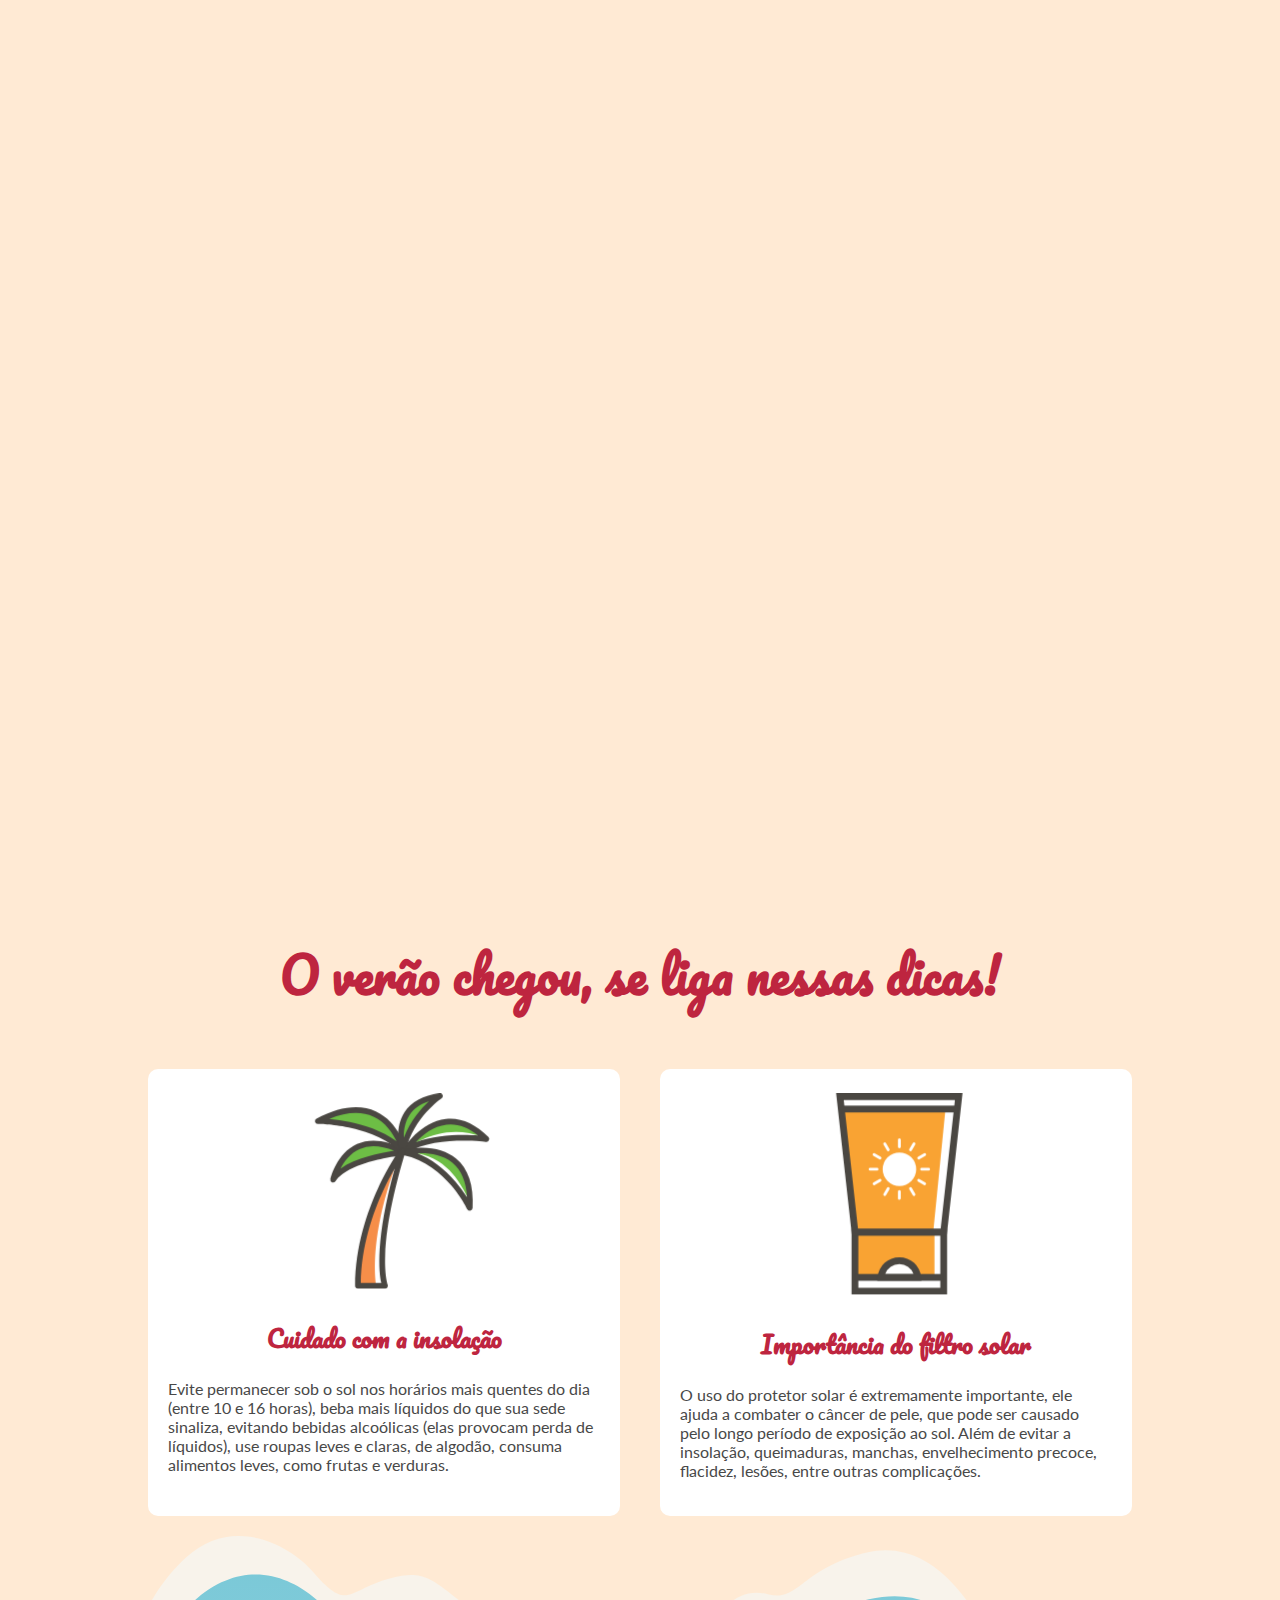
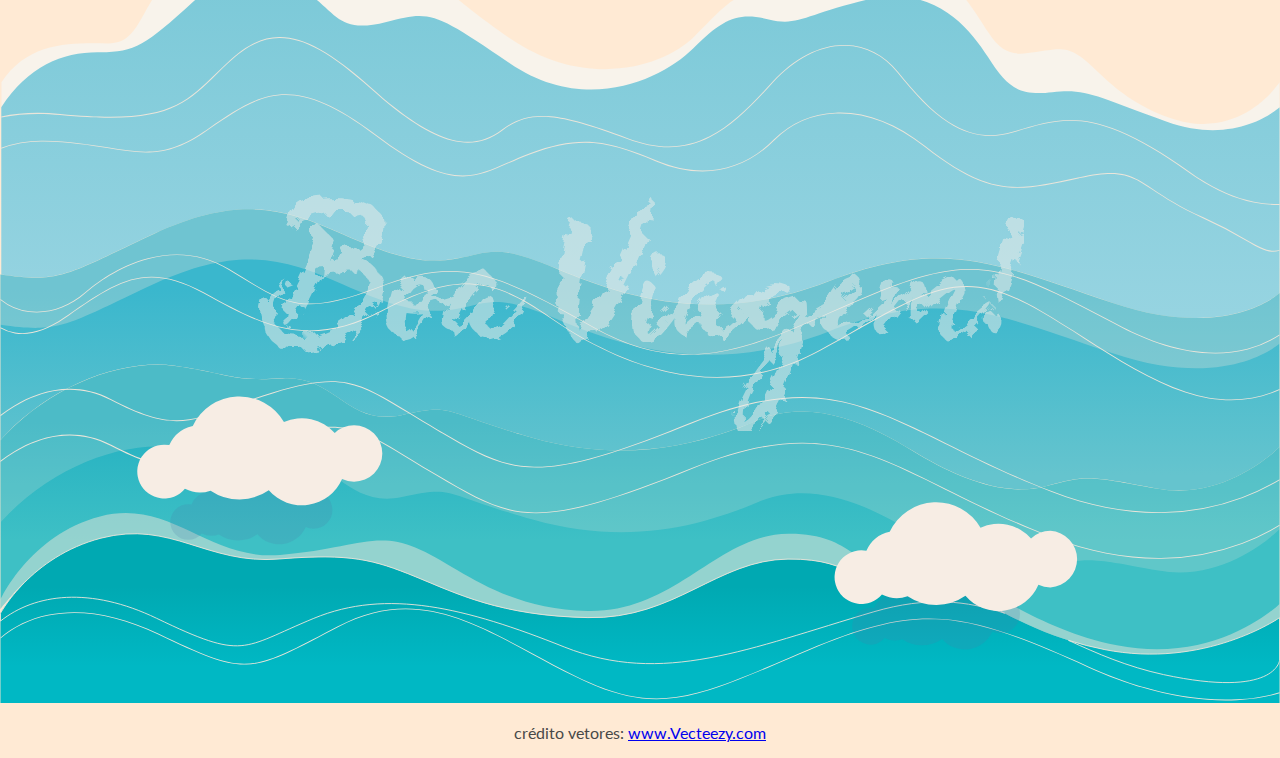
<file: index.html>
<!DOCTYPE html>
<html lang="pt-br">

<head>
	<meta charset="UTF-8">
	<meta name="viewport" content="width=device-width, initial-scale=1.0">

	<title>SVG</title>

	<link href="https://fonts.googleapis.com/css?family=Lato|Pacifico&display=swap" rel="stylesheet">
	<link rel="stylesheet" href="/assets/style.css">

</head>

<body>

	<header class="container-header">

		<img src="/assets/vectors/praia-caiaques.svg" alt="">

		<svg class="lett-header" xmlns="http://www.w3.org/2000/svg" viewBox="0 0 728.4 290.09">
			<title>lett-titulo</title>
			<g id="lettering">
				<g>
					<path
						d="M22.71,276.93a110.63,110.63,0,0,1-11.4-19.38,137.56,137.56,0,0,1-8-21.67A357.28,357.28,0,0,1,3,141.46,553.94,553.94,0,0,1,22.71,51.21q2.28-4.93,9.88-4.94a36.68,36.68,0,0,1,15.2,3.42,35.55,35.55,0,0,1,12.54,9.12c3.28,3.79,4,7.73,2.28,11.77a162.61,162.61,0,0,0-8.36,24.51q-4.19,15.39-8,34t-6.65,39Q36.77,188.39,35.44,207a277,277,0,0,0-.57,33.63q.75,15,4.56,23.76a508.66,508.66,0,0,0,32.68-49.6Q86.93,189.14,100,162.73t24.89-53.39q11.77-27,23.18-53.2,5.7-13.29,11.21-28.12A83.09,83.09,0,0,1,174,2.56c2.53-2.27,4.49-3,5.89-2.27s2.33,2.22,2.85,4.36a30.27,30.27,0,0,1,.76,6.85V17q-2.67,17.49-4.56,34.58a134.83,134.83,0,0,1-8,33.06q-9.89,25.08-20.33,49.78t-22.42,48.64q-12,23.94-25.84,46.55a431,431,0,0,1-30.21,43.13Q59.18,289.08,46.46,290T22.71,276.93Z" />
					<path
						d="M373.25,177a37.63,37.63,0,0,0-2.09-10.83,31.91,31.91,0,0,0-5.51-9.88A20.13,20.13,0,0,0,356,150a37.21,37.21,0,0,0-22.61,5.13,99.77,99.77,0,0,0-20.52,16A178.1,178.1,0,0,0,295,192q-8.18,11.2-15,19.56,3-10.25,5.51-20.9t.95-18.24a7,7,0,0,0-3.42-4.56,10.86,10.86,0,0,0-6.08-1.32,13.37,13.37,0,0,0-6.27,1.9,7.49,7.49,0,0,0-3.61,4.75q-2.67,11.4-5.13,23.93c-.6,3-1.18,6.06-1.76,9.09-1.17,1.22-2.41,2.5-3.75,3.83q-3.79,3.42-9.5,8.75c-3.8,3.55-7.73,7.21-11.78,11S227,237.21,223,240.63s-7.73,6.27-11,8.56q-4.19,2.26-11,5.32a41.89,41.89,0,0,1-13.49,3.6q-6.65.57-10.83-2.28t-3-12.73q0-3.78,4.18-9.31A88.12,88.12,0,0,1,187.62,223q5.7-5.31,11.78-10.25t9.5-8q6.84-6.47,9.69-12.36A55.37,55.37,0,0,0,223,178.12q1.9-8.73-2.47-14.81a20.51,20.51,0,0,0-12.35-8q-15.58.39-27.17,8.74a68.28,68.28,0,0,0-19.19,21.48,108,108,0,0,0-11.4,28.69,103.74,103.74,0,0,0-3,30q0,19,11.21,27.36t28.69,7.22a57.44,57.44,0,0,0,19.19-6.64A116.65,116.65,0,0,0,224.29,260a168.65,168.65,0,0,0,16.34-15.4q7.78-8.34,14.63-16c.3-.34.6-.69.89-1q-1.8,9.62-3.74,18.52-2.46,11.4-5.13,20.52a15.05,15.05,0,0,0-.76,9.32,8.1,8.1,0,0,0,5.32,5.88,6.14,6.14,0,0,0,7.22-1.89q10.26-14.45,20.52-31.16t21.09-32.31a236.59,236.59,0,0,1,23-28.31A84.74,84.74,0,0,1,350.26,169a128.14,128.14,0,0,0-9.5,16,72.41,72.41,0,0,0-6.08,17.1,46.71,46.71,0,0,0-.57,17.29,38.78,38.78,0,0,0,7.41,16.92c1.26,1.52,3.42,2.65,6.46,3.42a31.81,31.81,0,0,0,9.12.94,15.76,15.76,0,0,0,7.22-1.71q2.65-1.5.38-4.56c-3.8-3.28-5.83-7-6.08-11.21a34.33,34.33,0,0,1,1.71-12.73,66.34,66.34,0,0,1,5.7-12.73q3.62-6.25,6.27-11.59A28.25,28.25,0,0,0,373.25,177ZM192,182.69q5.89-6.08,16.15-9.88a36.76,36.76,0,0,1-9.69,15.38,151.31,151.31,0,0,1-15,12.35Q186.1,188.78,192,182.69Z" />
					<g>
						<path
							d="M426.26,125.12q3.8-3.42,7.6-7.22a69.1,69.1,0,0,1,8-6.84q5.7-4.92,9.69-1.71a57.24,57.24,0,0,1,8.36,8.74,91.46,91.46,0,0,0,9.69,10.45q5.31,5,14.06,3,19-3.78,25.08-24.7a6.58,6.58,0,0,0-.19-4.75q-1-1.69-4,.19-3.81,2.67-7.79,5.14A80.42,80.42,0,0,0,489,113c-3.55,2.29-6.53,3.23-8.93,2.85a14,14,0,0,1-6.84-3.23,45.57,45.57,0,0,1-6.46-6.64,56.75,56.75,0,0,0-7.79-7.8,15.47,15.47,0,0,0-10.07-3.6,20.49,20.49,0,0,0-10.07,3.23,43.55,43.55,0,0,0-5.89,4.75,64,64,0,0,0-7.41,8,36.41,36.41,0,0,0-5.13,8.54q-1.71,4.2,1.33,6.84A3.79,3.79,0,0,0,426.26,125.12Z" />
						<path
							d="M653.5,191a93.77,93.77,0,0,0-11.21,3.23q-5.89,2.1-11.21,3.61-4.56,1.14-9.88,3a38.75,38.75,0,0,1-9.88,2.29c.25-1.52.63-3.81,1.14-6.85a43.81,43.81,0,0,0,.38-10.07,48.8,48.8,0,0,0-2.28-11.4,29.17,29.17,0,0,0-6.46-10.83,26.63,26.63,0,0,0-12.35-8.74,31.48,31.48,0,0,0-15.39-.76A39.44,39.44,0,0,0,553,165.77a92.45,92.45,0,0,0-16.53,21.09,30.69,30.69,0,0,0-3.42,8.37c-.73,2.89-1.45,5.67-2.18,8.33-.61.62-1.24,1.27-1.89,2-.6.24-1.15.49-1.63.73a4.85,4.85,0,0,0-1.52,1.32,6.08,6.08,0,0,0-.94,2.45l-1.34,1.54q-6.84,8-14.63,16.73t-15.77,16.52q-8,7.8-15.2,10.83-9.12,3.44-12.54.38t-2.28-12.92a52.48,52.48,0,0,1,5.51-14.81q4.37-8.35,7-14.45a13.72,13.72,0,0,0,.95-9.69,16.56,16.56,0,0,0-4.94-8,14.23,14.23,0,0,0-8.55-3.61q-5-.36-9.88,3.42-.39.39-5.13,6.65T436.9,217.07q-6.47,8.19-13.68,16.53a116.25,116.25,0,0,1-12.92,13.12c-3.8,3.17-6.59,4.55-8.36,4.17s-1.9-3.85-.38-10.45q1.51-6.06,7.6-18.05a198.93,198.93,0,0,1,14.44-23.93,146.26,146.26,0,0,1,17.48-20.9q9.12-8.92,16.34-8.94a8.44,8.44,0,0,1,5.51,1.71,13.28,13.28,0,0,1,3.23,3.8,19.81,19.81,0,0,1,1.71,4.18c.38,1.4.69,2.48.95,3.23.76,1.52,1.52,2.23,2.28,2.09a4.54,4.54,0,0,0,2.47-1.71,13.88,13.88,0,0,0,2.28-3.8q.94-2.28,1.71-4.56a15.49,15.49,0,0,0-1.14-11.21,23.45,23.45,0,0,0-7.6-8.54,26.55,26.55,0,0,0-11.59-4.37,33.19,33.19,0,0,0-12.73.56,58.32,58.32,0,0,0-31.16,17.48,121.19,121.19,0,0,0-21.28,31.16,174.39,174.39,0,0,0-8.36,21.67,195.84,195.84,0,0,0-5.32,20.9,50.64,50.64,0,0,0,.38,10.26c.51,4.31,1.9,7.59,4.18,9.88a44.82,44.82,0,0,0,7.22,5.88,21.56,21.56,0,0,0,8.36,3.24,27.18,27.18,0,0,0,11.59-.2,48.61,48.61,0,0,0,10.45-3.79,55.45,55.45,0,0,0,9.12-5.71c2.78-2.14,5.32-4.11,7.6-5.88a36.13,36.13,0,0,0,4.18,11.39,26.36,26.36,0,0,0,19,13.11,28.49,28.49,0,0,0,13.68-1.7,91.59,91.59,0,0,0,22.61-12.36,114.91,114.91,0,0,0,19-17.85c1.93-2.27,3.76-4.63,5.56-7,0,1.2.06,2.4.14,3.61a62.58,62.58,0,0,0,3.42,17.29c1.9,5.31,4.75,9.25,8.55,11.77a28.23,28.23,0,0,0,18.24,6.08q7.59,0,15.77-6.84A106.58,106.58,0,0,0,583,256a199.14,199.14,0,0,0,13.49-19.56q6.07-10.07,9.5-16.15a77.49,77.49,0,0,1,16.91-6.47A105.66,105.66,0,0,0,641,207.38c1.26-.76,3.09-2,5.51-3.8a54.84,54.84,0,0,0,6.46-5.51,14.91,14.91,0,0,0,3.61-4.94C657,191.75,656,191,653.5,191Zm-72.39,45.79a98.65,98.65,0,0,1-7.6,12.36A89.12,89.12,0,0,1,564.39,260c-3.18,3.17-6,5-8.55,5.5a26.12,26.12,0,0,1-3-8.36A76.36,76.36,0,0,1,551.28,246a83.24,83.24,0,0,1,0-11.39,37,37,0,0,1,1.52-8.94,82.64,82.64,0,0,0,16.34,1.52,160.84,160.84,0,0,0,16.34-.76A56.35,56.35,0,0,1,581.11,236.83Zm10.83-32.1a2.22,2.22,0,0,1-.76,1.52,2.18,2.18,0,0,1-1.52.75,57.65,57.65,0,0,0-7,.77,92.7,92.7,0,0,1-10.64.94,78.26,78.26,0,0,1-9.88-.19c-2.92-.24-4.37-1-4.37-2.27.25-2.79-.9-5.33-3.42-7.61a3.62,3.62,0,0,1-.76-2.66q4.17-6.45,8.74-12.54a41.67,41.67,0,0,1,12.16-10.63,14.54,14.54,0,0,1,8-1.52,9.94,9.94,0,0,1,6.84,3.42q5.31,5.32,5.51,14.06A38.72,38.72,0,0,1,591.94,204.73Z" />
					</g>
				</g>
			</g>
			<g id="exclamacao">
				<path
					d="M659.58,265.52q-5.7.78-9.7-4a21.75,21.75,0,0,1-4.93-11A25.17,25.17,0,0,1,646.28,238a14.84,14.84,0,0,1,9.11-8.94q8.36-2.64,13.12,2.28a20.3,20.3,0,0,1,5.5,12.35,24.63,24.63,0,0,1-2.84,14.26A13.8,13.8,0,0,1,659.58,265.52ZM708.21,42.84a9.08,9.08,0,0,1,6.66-2.65,16.82,16.82,0,0,1,7.22,1.52,11.94,11.94,0,0,1,5.12,4.56A8,8,0,0,1,728,53.1q-1.51,5.7-4.93,16.53t-8.17,24.51q-4.77,13.69-10.26,29.07t-11.22,30.4q-5.7,15-11.21,28.5t-9.68,23c-1,2.28-2.42,3.18-4.18,2.67a5.71,5.71,0,0,1-3.81-3.81,119.93,119.93,0,0,1-1.89-24.69,182.33,182.33,0,0,1,2.27-23.56q1.9-10.64,6.28-27.37t10.25-33.82A282.57,282.57,0,0,1,694.34,63Q701.38,48.55,708.21,42.84Z" />
			</g>
		</svg>

	</header>

	<section id="section-dicas" class="section-dicas">

		<h1>O verão chegou, se liga nessas dicas!</h1>

		<div class="container-cards">

			<article class="card card-esq">
				<svg id="coqueiro" class="icone" xmlns="http://www.w3.org/2000/svg" viewBox="-400 0 1200 565.85">
					<title>coqueiro</title>
					<g id="_Group_" data-name="&lt;Group&gt;">
						<path id="_Path_" data-name="&lt;Path&gt;"
							d="M265,170.35S367.54,7.18,499,137.48C499,137.48,345.63,117.92,265,170.35Z"
							transform="translate(-2.48 -4.85)" fill="#6dbe45" />
						<path id="_Path_2" data-name="&lt;Path&gt;"
							d="M269,164.61c-.62.87-1.18,1.66-1.66,2.35.08.44.18,1,.31,1.77C348.85,118.34,499,137.48,499,137.48l-1.82-1.78c-2.14-1-4.31-2.12-6.61-3.07C379.66,86.85,283,153.25,269,164.61Z"
							transform="translate(-2.48 -4.85)" fill="#fff" />
						<path id="_Path_3" data-name="&lt;Path&gt;"
							d="M260.72,176.22S98.13,190.9,55.28,255.46C55.28,255.46,94,87.4,260.72,176.22Z"
							transform="translate(-2.48 -4.85)" fill="#6dbe45" />
						<path id="_Path_4" data-name="&lt;Path&gt;"
							d="M257.19,170.35S212.59-19.82,10.68,85.83C10.68,85.83,170.33,84.66,257.19,170.35Z"
							transform="translate(-2.48 -4.85)" fill="#6dbe45" />
						<path id="_Path_5" data-name="&lt;Path&gt;"
							d="M260.72,176.22s201.9-51.65,190.17,160.83C450.89,337.05,387.1,201.66,260.72,176.22Z"
							transform="translate(-2.48 -4.85)" fill="#6dbe45" />
						<path id="_Path_6" data-name="&lt;Path&gt;"
							d="M299,179.33c-25.7.66-38.31-3.11-38.31-3.11C387.1,201.66,450.89,337.05,450.89,337.05c.52-9.59-6.7-23.46-7-32C428.7,277.55,392.87,195.27,299,179.33Z"
							transform="translate(-2.48 -4.85)" fill="#fff" />
						<path id="_Path_7" data-name="&lt;Path&gt;"
							d="M257.19,170.35S214.93,32.62,364.41,13.05C364.41,13.05,280.67,68.62,257.19,170.35Z"
							transform="translate(-2.48 -4.85)" fill="#6dbe45" />
						<path id="_Path_8" data-name="&lt;Path&gt;"
							d="M257.19,170.35S127,344.17,127,562.51h78.54S167.29,464.89,257.19,170.35Z"
							transform="translate(-2.48 -4.85)" fill="#f68e49" />
						<path id="_Path_9" data-name="&lt;Path&gt;"
							d="M257.19,170.35s-3.71,5-9.88,14.25c-94.84,239.66-66.95,377.91-66.95,377.91h25.18S167.29,464.89,257.19,170.35Z"
							transform="translate(-2.48 -4.85)" fill="#fff" />
						<path id="_Compound_Path_" data-name="&lt;Compound Path&gt;"
							d="M55.28,263.66a8,8,0,0,1-3.23-.67,8.18,8.18,0,0,1-4.75-9.37c.69-3,17.76-74.43,77.18-101.49,38.81-17.67,85.94-12,140.09,16.86a8.2,8.2,0,0,1-3.12,15.4c-1.58.14-159.16,15.07-199.33,75.6A8.21,8.21,0,0,1,55.28,263.66ZM172.16,158.51a97.46,97.46,0,0,0-40.88,8.55c-27.2,12.38-44.49,36.23-54.83,56.3C121,192.1,192.33,177.57,231.74,171.61Q199.58,158.53,172.16,158.51Z"
							transform="translate(-2.48 -4.85)" fill="#4a4742" />
						<path id="_Compound_Path_2" data-name="&lt;Compound Path&gt;"
							d="M257.2,178.55a8.23,8.23,0,0,1-5.77-2.36C168,93.84,12.29,94.06,10.74,94A8.19,8.19,0,0,1,6.88,78.57c67.3-35.22,125.16-42.22,172-20.81,66.87,30.6,85.58,107.46,86.35,110.72a8.2,8.2,0,0,1-8,10.07ZM43.91,79.31A525.18,525.18,0,0,1,103,87.93c39.63,8.13,92.42,24.27,135.72,56-10.91-23.36-31.48-55.21-66.84-71.34C136.71,56.57,93.76,58.84,43.91,79.31Z"
							transform="translate(-2.48 -4.85)" fill="#4a4742" />
						<path id="_Compound_Path_3" data-name="&lt;Compound Path&gt;"
							d="M265,178.55A8.19,8.19,0,0,1,258.08,166c2-3.18,49.73-77.9,123.68-86.4,41.91-4.8,83.3,12.7,123,52.07a8.2,8.2,0,0,1-6.81,14c-1.51-.19-151.37-18.56-228.49,31.61A8.17,8.17,0,0,1,265,178.55ZM395.18,95.22a101.33,101.33,0,0,0-11.54.66c-38.26,4.4-69.43,29.79-89,50.58,61.78-23.56,140.79-22.11,180.49-19.4C448.7,105.89,421.92,95.22,395.18,95.22Z"
							transform="translate(-2.48 -4.85)" fill="#4a4742" />
						<path id="_Compound_Path_4" data-name="&lt;Compound Path&gt;"
							d="M450.88,345.24a8.2,8.2,0,0,1-7.41-4.7c-.16-.33-16-33.59-46.8-69.38-28.07-32.66-74.73-74.25-137.57-86.9a8.2,8.2,0,0,1-.42-16A231.18,231.18,0,0,1,311,162.5h1.07c40.08.18,74.23,10.94,98.77,31.1,35.67,29.3,51.91,77.72,48.25,143.9a8.19,8.19,0,0,1-6.61,7.59A7.75,7.75,0,0,1,450.88,345.24Zm-151.4-166c39.76,15.73,77.23,43.45,109.94,81.6a388.61,388.61,0,0,1,33.42,45.34c-2.32-45.1-16.54-78.63-42.43-99.9C369.93,181.23,328.81,177.71,299.48,179.23Z"
							transform="translate(-2.48 -4.85)" fill="#4a4742" />
						<path id="_Compound_Path_5" data-name="&lt;Compound Path&gt;"
							d="M257.19,178.55a8.2,8.2,0,0,1-7.84-5.79c-.78-2.57-19-63.57,12.52-112.53,19.58-30.45,53.72-49.06,101.47-55.31a8.2,8.2,0,0,1,5.6,15c-.8.54-81.33,55.13-103.76,152.32a8.2,8.2,0,0,1-7.7,6.35ZM332.78,28.27C307,36.5,287.89,50.13,275.72,69c-13.54,21-16.34,45.28-15.7,64.53C279.16,84.55,310.33,49.14,332.78,28.27Z"
							transform="translate(-2.48 -4.85)" fill="#4a4742" />
						<path id="_Compound_Path_6" data-name="&lt;Compound Path&gt;"
							d="M205.54,570.71H127a8.21,8.21,0,0,1-8.2-8.2c0-114.27,35.81-216.09,65.85-281.38,32.54-70.73,64.63-113.89,66-115.69A8.2,8.2,0,0,1,265,172.75C239.79,255.45,209,375,205.91,475c-1.87,59.75,7.19,84.36,7.28,84.6a8.23,8.23,0,0,1-7.65,11.16Zm-70.27-16.4h59.5C188,523.77,177,427.77,233.51,222.48c-10.32,17.77-22.26,40-34.15,65.9C170.82,350.53,136.92,446.5,135.27,554.31Z"
							transform="translate(-2.48 -4.85)" fill="#4a4742" />
					</g>
				</svg>

				<h2>Cuidado com a insolação</h2>
				<p>
					Evite permanecer sob o sol nos horários mais quentes do dia (entre 10 e 16 horas), beba mais
					líquidos do que sua sede sinaliza, evitando bebidas alcoólicas (elas provocam perda de líquidos),
					use roupas leves e claras, de algodão, consuma alimentos leves, como frutas e verduras.

				</p>
			</article>

			<article class="card card-dir">
				<svg id="filtro" class="icone" xmlns="http://www.w3.org/2000/svg" viewBox="-320 0 900 437.19">
					<title>filtro</title>
					<g id="_Group_" data-name="&lt;Group&gt;">
						<g id="_Group_2" data-name="&lt;Group&gt;">
							<rect id="_Rectangle_" data-name="&lt;Rectangle&gt;" x="40.88" y="301.73" width="172.75"
								height="128.07" fill="#f9a333" />
						</g>
						<rect id="_Rectangle_2" data-name="&lt;Rectangle&gt;" x="40.88" y="396.14" width="192.77"
							height="33.66" fill="#fff" />
						<polygon id="_Path_" data-name="&lt;Path&gt;"
							points="233.65 301.73 40.88 301.73 8.26 7.39 266.27 7.39 233.65 301.73" fill="#fff" />
						<polygon id="_Path_2" data-name="&lt;Path&gt;"
							points="210.81 301.73 37.57 301.73 8.26 7.39 240.13 7.39 210.81 301.73" fill="#f9a333" />
						<polygon id="_Path_3" data-name="&lt;Path&gt;"
							points="263.74 30.25 266.27 7.39 8.26 7.39 10.79 30.25 263.74 30.25" fill="#fff" />
						<line id="_Path_4" data-name="&lt;Path&gt;" x1="41.17" y1="399.83" x2="233.36" y2="399.83"
							fill="#f68e49" />
						<path id="_Path_5" data-name="&lt;Path&gt;" d="M178.91,402.56a40.1,40.1,0,0,0-79.85,0Z"
							transform="translate(-1.72 -2.81)" fill="#fff" />
						<line id="_Path_6" data-name="&lt;Path&gt;" x1="12.93" y1="34.15" x2="264.66" y2="34.15"
							fill="#f68e49" />
						<path id="_Compound_Path_" data-name="&lt;Compound Path&gt;"
							d="M242.76,440H35.21V297.15H242.76ZM50,425.22H228V311.93H50Z"
							transform="translate(-1.72 -2.81)" fill="#4a4742" />
						<path id="_Compound_Path_2" data-name="&lt;Compound Path&gt;"
							d="M242,311.93H36L1.72,2.81H276.25ZM49.22,297.15H228.75l31-279.56H18.23Z"
							transform="translate(-1.72 -2.81)" fill="#4a4742" />
						<rect id="_Path_7" data-name="&lt;Path&gt;" x="41.17" y="392.44" width="192.19" height="14.78"
							fill="#4a4742" />
						<path id="_Compound_Path_3" data-name="&lt;Compound Path&gt;"
							d="M187,410H91l.74-8.07a47.49,47.49,0,0,1,94.57,0ZM108.2,395.17h61.57a32.74,32.74,0,0,0-61.57,0Z"
							transform="translate(-1.72 -2.81)" fill="#4a4742" />
						<rect id="_Path_8" data-name="&lt;Path&gt;" x="12.94" y="26.76" width="251.72" height="14.78"
							fill="#4a4742" />
						<circle id="_Path_9" data-name="&lt;Path&gt;" cx="137.5" cy="164.88" r="36.45" fill="#fff" />
						<g id="_Group_3" data-name="&lt;Group&gt;">
							<path id="_Path_10" data-name="&lt;Path&gt;"
								d="M139.05,122.28A3.07,3.07,0,0,1,136,119.2V104.06a3.08,3.08,0,1,1,6.15,0V119.2A3.07,3.07,0,0,1,139.05,122.28Z"
								transform="translate(-1.72 -2.81)" fill="#fffefd" />
							<path id="_Path_11" data-name="&lt;Path&gt;"
								d="M139.05,234.25a3.07,3.07,0,0,1-3.08-3.08V216a3.08,3.08,0,1,1,6.15,0v15.13A3.07,3.07,0,0,1,139.05,234.25Z"
								transform="translate(-1.72 -2.81)" fill="#fffefd" />
						</g>
						<g id="_Group_4" data-name="&lt;Group&gt;">
							<path id="_Path_12" data-name="&lt;Path&gt;"
								d="M114.84,128.76a3.07,3.07,0,0,1-2.67-1.54l-7.57-13.1a3.08,3.08,0,0,1,5.34-3.08l7.56,13.1a3.08,3.08,0,0,1-1.13,4.21A3,3,0,0,1,114.84,128.76Z"
								transform="translate(-1.72 -2.81)" fill="#fffefd" />
							<path id="_Path_13" data-name="&lt;Path&gt;"
								d="M170.83,225.74a3.09,3.09,0,0,1-2.67-1.54l-7.57-13.11a3.08,3.08,0,0,1,5.33-3.08l7.57,13.11a3.08,3.08,0,0,1-1.13,4.2A3,3,0,0,1,170.83,225.74Z"
								transform="translate(-1.72 -2.81)" fill="#fffefd" />
						</g>
						<g id="_Group_5" data-name="&lt;Group&gt;">
							<path id="_Path_14" data-name="&lt;Path&gt;"
								d="M97.11,146.49a3.11,3.11,0,0,1-1.54-.42l-13.1-7.56a3.08,3.08,0,1,1,3.08-5.34l13.1,7.57a3.08,3.08,0,0,1-1.54,5.75Z"
								transform="translate(-1.72 -2.81)" fill="#fffefd" />
							<path id="_Path_15" data-name="&lt;Path&gt;"
								d="M194.08,202.47a3.09,3.09,0,0,1-1.54-.41l-13.1-7.56a3.08,3.08,0,0,1,3.08-5.34l13.1,7.57a3.08,3.08,0,0,1-1.54,5.74Z"
								transform="translate(-1.72 -2.81)" fill="#fffefd" />
						</g>
						<g id="_Group_6" data-name="&lt;Group&gt;">
							<path id="_Path_16" data-name="&lt;Path&gt;"
								d="M90.62,170.7H75.49a3.08,3.08,0,0,1,0-6.16H90.62a3.08,3.08,0,0,1,0,6.16Z"
								transform="translate(-1.72 -2.81)" fill="#fffefd" />
							<path id="_Path_17" data-name="&lt;Path&gt;"
								d="M202.6,170.7H187.47a3.08,3.08,0,0,1,0-6.16H202.6a3.08,3.08,0,1,1,0,6.16Z"
								transform="translate(-1.72 -2.81)" fill="#fffefd" />
						</g>
						<g id="_Group_7" data-name="&lt;Group&gt;">
							<path id="_Path_18" data-name="&lt;Path&gt;"
								d="M84,202.47a3.08,3.08,0,0,1-1.54-5.74l13.1-7.57a3.08,3.08,0,0,1,3.08,5.34l-13.1,7.56A3.09,3.09,0,0,1,84,202.47Z"
								transform="translate(-1.72 -2.81)" fill="#fffefd" />
							<path id="_Path_19" data-name="&lt;Path&gt;"
								d="M181,146.49a3.08,3.08,0,0,1-1.54-5.75l13.1-7.57a3.08,3.08,0,0,1,3.08,5.34l-13.1,7.56A3.11,3.11,0,0,1,181,146.49Z"
								transform="translate(-1.72 -2.81)" fill="#fffefd" />
						</g>
						<g id="_Group_8" data-name="&lt;Group&gt;">
							<path id="_Path_20" data-name="&lt;Path&gt;"
								d="M107.27,225.74a3.09,3.09,0,0,1-2.67-4.62L112.17,208a3.08,3.08,0,0,1,5.33,3.08l-7.56,13.11A3.1,3.1,0,0,1,107.27,225.74Z"
								transform="translate(-1.72 -2.81)" fill="#fffefd" />
							<path id="_Path_21" data-name="&lt;Path&gt;"
								d="M163.25,128.76a3,3,0,0,1-1.53-.41,3.08,3.08,0,0,1-1.13-4.21l7.57-13.1a3.08,3.08,0,1,1,5.33,3.08l-7.57,13.1A3.07,3.07,0,0,1,163.25,128.76Z"
								transform="translate(-1.72 -2.81)" fill="#fffefd" />
						</g>
					</g>
				</svg>

				<h2>Importância do filtro solar</h2>
				<p>
					O uso do protetor solar é extremamente importante, ele ajuda a combater o câncer de pele, que pode
					ser causado pelo longo período de exposição ao sol. Além de evitar a insolação, queimaduras,
					manchas, envelhecimento precoce, flacidez, lesões, entre outras complicações.
				</p>
			</article>
		</div>
	</section>

	<section class="container-footer">

		<svg class="lett-footer" xmlns="http://www.w3.org/2000/svg" viewBox="0 0 640.01 199.3">
			<title>lett-footer</title>

			<!-- Definições -->
			<defs>
				<filter id="efeito-onda">
					<feTurbulence id="filtro-turbulencia" type="turbulence" baseFrequency="0.05" numOctaves="2"
						result="turbulence" />
					<feDisplacementMap in="SourceGraphic" in2="turbulence" scale="15" />
				</filter>
			</defs>

			<g id="vetores-texto" filter="url(#efeito-onda)">
				<g id="exclam">
					<path
						d="M611,111.8a4.34,4.34,0,0,1-4.08-1.68,9.15,9.15,0,0,1-2.08-4.64,10.55,10.55,0,0,1,.56-5.28,6.25,6.25,0,0,1,3.84-3.76c2.35-.74,4.19-.43,5.52,1a8.59,8.59,0,0,1,2.32,5.2,10.39,10.39,0,0,1-1.2,6A5.8,5.8,0,0,1,611,111.8ZM631.51,18a3.79,3.79,0,0,1,2.8-1.12,7.16,7.16,0,0,1,3,.64,5.08,5.08,0,0,1,2.16,1.92,3.38,3.38,0,0,1,.32,2.88q-.65,2.4-2.08,7t-3.44,10.32c-1.34,3.84-2.77,7.92-4.32,12.24s-3.12,8.59-4.72,12.8-3.18,8.21-4.72,12-2.91,7-4.08,9.68c-.43,1-1,1.34-1.76,1.12a2.39,2.39,0,0,1-1.6-1.6,50.24,50.24,0,0,1-.8-10.4,79.46,79.46,0,0,1,1-9.92c.53-3,1.41-6.83,2.64-11.52s2.67-9.44,4.32-14.24a119.06,119.06,0,0,1,5.44-13.28Q628.63,20.45,631.51,18Z" />
				</g>
				<g id="viagem">
					<path
						d="M258.24,116.6a45.85,45.85,0,0,1-4.8-8.16,58.27,58.27,0,0,1-3.36-9.12,150,150,0,0,1-.16-39.76,232.89,232.89,0,0,1,8.32-38c.64-1.38,2-2.08,4.16-2.08a15.52,15.52,0,0,1,6.4,1.44,15.08,15.08,0,0,1,5.28,3.84,4.43,4.43,0,0,1,1,5A67.82,67.82,0,0,0,271.52,40q-1.77,6.48-3.36,14.32t-2.8,16.4q-1.2,8.56-1.76,16.4a114.51,114.51,0,0,0-.24,14.16,29.21,29.21,0,0,0,1.92,10A214.21,214.21,0,0,0,279,90.44q6.24-10.8,11.76-21.92T301.28,46q5-11.35,9.76-22.4,2.4-5.59,4.72-11.84a35,35,0,0,1,6.16-10.72c1.06-1,1.89-1.28,2.48-1A2.67,2.67,0,0,1,325.6,2a12.77,12.77,0,0,1,.32,2.88V7.16Q324.8,14.53,324,21.72a57.06,57.06,0,0,1-3.36,13.92q-4.17,10.56-8.56,21t-9.44,20.48q-5,10.08-10.88,19.6A183.16,183.16,0,0,1,279,114.84q-5.44,6.89-10.8,7.28C264.66,122.39,261.33,120.54,258.24,116.6Z" />
					<path
						d="M327.2,64.12c.32.75.85.75,1.6,0a34.12,34.12,0,0,0,5.36-7,10.73,10.73,0,0,0,1.2-8.32,3.35,3.35,0,0,0-1.44-1.68,9.36,9.36,0,0,0-2.08-1,4.88,4.88,0,0,0-3.92.88,6.19,6.19,0,0,0-2.8,3.44,13.2,13.2,0,0,0-.64,7A18,18,0,0,0,327.2,64.12Z" />
					<path
						d="M609.75,89.56q-.79-1-8.64,5.28c-1.81,1.49-3.92,3.31-6.32,5.44s-4.72,4.16-7,6.08a63.61,63.61,0,0,1-6,4.64c-1.76,1.18-3,1.49-3.76,1a27,27,0,0,1,.72-7.52,56.31,56.31,0,0,1,2.32-7.36q1.44-3.67,3.2-7.44T588,81.88a20,20,0,0,0-.72-6.48,14.56,14.56,0,0,0-2.64-5.28,9,9,0,0,0-4.16-3,7.63,7.63,0,0,0-5.28.32,55.66,55.66,0,0,0-12.16,7A89.05,89.05,0,0,0,552.15,84a32.51,32.51,0,0,0,.8-5.76,12.76,12.76,0,0,0-1.12-5.92,5.81,5.81,0,0,0-3.36-3.52,4.55,4.55,0,0,0-4.32.64q-4.32,5.44-8.88,11T526.07,91q.64-3,1.44-6.24c.53-2.13,1-4.27,1.44-6.4a9,9,0,0,0-.24-5.28,6,6,0,0,0-2.4-3,4,4,0,0,0-3.12-.48A3.19,3.19,0,0,0,521,72c-.64,1.81-1.31,3.87-2,6.16s-1.41,4.64-2.16,7c-.2.65-.38,1.27-.58,1.92-.42.44-.87.89-1.34,1.36q-1.61,1.44-4,3.68l-5,4.64q-2.55,2.4-5.12,4.56t-4.64,3.6q-1.75,1-4.64,2.24a17.74,17.74,0,0,1-5.68,1.52,6.87,6.87,0,0,1-4.56-1c-1.17-.8-1.6-2.58-1.28-5.36a7.06,7.06,0,0,1,1.76-3.92,35.5,35.5,0,0,1,4.16-4.56c1.6-1.49,3.26-2.93,5-4.32s3-2.51,4-3.36A18.46,18.46,0,0,0,499,81a23.1,23.1,0,0,0,1.84-6,7.48,7.48,0,0,0-1-6.24,8.56,8.56,0,0,0-5.2-3.36,19.92,19.92,0,0,0-11.44,3.68,28.91,28.91,0,0,0-8.08,9,45.58,45.58,0,0,0-4.65,11.55l-3.19,1.81c-2.13,1.28-4.59,2.64-6.88,4.08s-3.88,3-6.88,4.56v-1.6c0-2.13-.11-4.16-.16-6.08s-.06-3.84-.28-5.76a2.44,2.44,0,0,0-2.18-2.24,11.46,11.46,0,0,0-4.21.16,25.16,25.16,0,0,0-7.57,3,58.12,58.12,0,0,0-5.76,4.08q-3.36,2.64-6.48,5a52.43,52.43,0,0,1-5.76,3.92c-1.76,1-3,1.2-3.6.56a11,11,0,0,1,0-5.28,20.88,20.88,0,0,1,2.64-6.72,19.55,19.55,0,0,1,5.44-5.84,14,14,0,0,1,8.4-2.48c1.07,0,2.22,0,3.44.16s2.43.27,3.6.48q4.17.48,2.56-3a4,4,0,0,0-1.84-2.4,32,32,0,0,0-3.12-1.6,25,25,0,0,0-17.6-.64,17.93,17.93,0,0,0-9.44,6.4A26.59,26.59,0,0,0,408.66,85a52.17,52.17,0,0,0-3.86,4.12q-2.88,3.36-6.17,7c-2.18,2.46-4.4,4.77-6.64,7a21.12,21.12,0,0,1-6.4,4.56c-2.56,1-4.32,1-5.28.16s-1.28-2.66-1-5.44a22.47,22.47,0,0,1,2.32-6.24c1.23-2.35,2.22-4.37,3-6.08A5.73,5.73,0,0,0,385,86,6.87,6.87,0,0,0,383,82.6a5.8,5.8,0,0,0-7.76-.08c-.1.11-.82,1-2.16,2.8s-2.9,3.79-4.72,6.08-3.73,4.61-5.76,7a46.85,46.85,0,0,1-5.44,5.52c-1.6,1.33-2.77,1.92-3.52,1.76s-.79-1.63-.16-4.4a41.43,41.43,0,0,1,3.2-7.6,84.46,84.46,0,0,1,6.09-10.08,61.46,61.46,0,0,1,7.35-8.8C372.63,72.25,374.93,71,377,71a3.52,3.52,0,0,1,2.32.72,5.35,5.35,0,0,1,1.36,1.6,8.16,8.16,0,0,1,.72,1.76c.16.59.3,1,.41,1.36.31.64.63.93,1,.88a2,2,0,0,0,1-.72,5.85,5.85,0,0,0,1-1.6c.26-.64.5-1.28.71-1.92a6.47,6.47,0,0,0-.48-4.72,9.82,9.82,0,0,0-3.19-3.6,11.32,11.32,0,0,0-4.88-1.84,14,14,0,0,0-5.37.24,24.58,24.58,0,0,0-13.12,7.36,51.23,51.23,0,0,0-9,13.12c-.47,1-.91,2.06-1.34,3.09q-4.24,4.68-8.57,9.31-5.92,6.31-12.48,13a36.79,36.79,0,0,1-4.32,3.84c-1.07.75-1.5.32-1.28-1.28a28.27,28.27,0,0,1,.8-3.68q.63-2.4,1.44-5l1.52-5c.48-1.6.82-2.83,1-3.68q.79-2.72,1.44-5.2t1.44-5.2a10.11,10.11,0,0,0,.24-5.76,13.32,13.32,0,0,0-2.24-4.88,7.33,7.33,0,0,0-3.44-2.64,3.07,3.07,0,0,0-3.36.8A26.09,26.09,0,0,0,318.08,76a129.61,129.61,0,0,0-4.72,16.72,66.93,66.93,0,0,0-1.52,18,10,10,0,0,0,1.52,5.36,13.4,13.4,0,0,0,4.24,4.24,4.24,4.24,0,0,0,2.16.8,10.18,10.18,0,0,0,2.8-.08,16.67,16.67,0,0,0,2.8-.72,7.75,7.75,0,0,0,2.16-1.12,38.9,38.9,0,0,0,4.16-4.16,49.23,49.23,0,0,0,4.32-4.72q2.72-3.27,5.68-7.2L344,100c-.12.54-.23,1.07-.34,1.6a21.13,21.13,0,0,0,.17,4.32,6.77,6.77,0,0,0,1.75,4.16,18.88,18.88,0,0,0,3,2.48,9.23,9.23,0,0,0,3.52,1.36,11.42,11.42,0,0,0,4.88-.08,20.43,20.43,0,0,0,4.4-1.6,22.6,22.6,0,0,0,3.84-2.4l3.2-2.48a15.55,15.55,0,0,0,1.76,4.8,11.1,11.1,0,0,0,8,5.52,11.94,11.94,0,0,0,5.76-.72,38.15,38.15,0,0,0,9.52-5.2,48.21,48.21,0,0,0,8-7.52,61.38,61.38,0,0,0,4.31-5.74,17.07,17.07,0,0,0,.81,4.14,11.42,11.42,0,0,0,3,4.64,10.74,10.74,0,0,0,5.76,2.64,20.31,20.31,0,0,0,8-.64,44.24,44.24,0,0,0,7.84-3,55.84,55.84,0,0,0,7.44-4.48c2.4-1.71,4.67-3.41,6.8-5.12.86-.85,1.39-.88,1.6-.08a8.63,8.63,0,0,1,.08,3.2,30.65,30.65,0,0,1-.8,4.16,6.58,6.58,0,0,1-1.2,2.8q-7,6.07-13.76,12.56a171.59,171.59,0,0,0-12.72,13.68,154.26,154.26,0,0,0-11.2,15.28,123.7,123.7,0,0,0-9.2,17.2,60.88,60.88,0,0,0-2.72,7.52,38,38,0,0,0-1.52,8.72,26,26,0,0,0,.88,8.4,13.9,13.9,0,0,0,4.48,6.88,9.31,9.31,0,0,0,4.4,2.16,15.87,15.87,0,0,0,4.72.08,48.5,48.5,0,0,0,16.4-14.4,104.15,104.15,0,0,0,11.6-20.4,194.91,194.91,0,0,0,8.24-23q3.45-11.85,6.64-22.24a42.55,42.55,0,0,1,1.84-5.92,16,16,0,0,1,3.6-5.12q3.52-3.2,6.48-5.68c1.82-1.52,3.76-3.31,5.8-5.33a40.8,40.8,0,0,0-.12,5.73c0,5.34,1.58,9.17,4.72,11.52s7.17,3.36,12.08,3a24.32,24.32,0,0,0,8.08-2.8,49.2,49.2,0,0,0,7.52-5.12,69.73,69.73,0,0,0,6.88-6.48c1.74-1.86,3.37-3.64,4.94-5.37-.07.3-.15.6-.22.89a26.8,26.8,0,0,0-.64,4.4,31.72,31.72,0,0,0,0,6.32,15.75,15.75,0,0,0,.56,2.16,5.61,5.61,0,0,0,1.12,2,2.89,2.89,0,0,0,1.68,1,2.86,2.86,0,0,0,2.24-1q5.6-7.68,11.44-15.36t12.56-15.2c-.21.86-.48,2.37-.8,4.56a54.69,54.69,0,0,0-.56,6.72,30.59,30.59,0,0,0,.4,6.08c.32,1.76,1,2.64,2.08,2.64a3.74,3.74,0,0,0,1.52-.4,11.86,11.86,0,0,0,2.64-2l9.12-8.8q5-4.8,9.44-8.64t7.6-6q3.12-2.16,3.6-.88-1.92,3.69-4.16,8a88.51,88.51,0,0,0-4,8.88,65.15,65.15,0,0,0-2.8,9.2,26.4,26.4,0,0,0-.56,8.8,9.18,9.18,0,0,0,2.24,5.36,11.79,11.79,0,0,0,4.56,3.2,13.54,13.54,0,0,0,5.36,1,8.76,8.76,0,0,0,4.8-1.52,74.4,74.4,0,0,0,12.08-10.24q5.68-5.92,10.8-12Q610.55,90.52,609.75,89.56Zm-122-12.64a18.06,18.06,0,0,1,6.8-4.16,15.4,15.4,0,0,1-4.08,6.48,65,65,0,0,1-6.32,5.2A15.61,15.61,0,0,1,487.75,76.92Zm-51.44,51.92c-1.17,3.14-2.53,6.51-4.08,10.08s-3.09,7-4.64,10.24-2.69,5.62-3.44,7.12c-1,1.92-2.18,4.4-3.68,7.44s-3.17,6.16-5,9.36a71.43,71.43,0,0,1-6,8.8,20.1,20.1,0,0,1-6.4,5.6,23.4,23.4,0,0,1-.56-8.72,54.33,54.33,0,0,1,2-8.88,73.72,73.72,0,0,1,6.08-13.36,117.08,117.08,0,0,1,8.08-12.08q4.41-5.76,9.44-11.28t10-11A22.65,22.65,0,0,1,436.31,128.84Z" />
				</g>
				<g id="boa">
					<path
						d="M55.84,51.16a6.09,6.09,0,0,0,1.76-.24,6.09,6.09,0,0,1,1.76-.24,27.86,27.86,0,0,0,10.8-2.56,51.58,51.58,0,0,0,11-6.4,36,36,0,0,0,8.16-8.48q3.12-4.64,2.32-9a15.83,15.83,0,0,0-6.8-7.52,28.29,28.29,0,0,0-10.64-3.28,52.14,52.14,0,0,0-12.88.16,97.86,97.86,0,0,0-13.44,2.72,86.12,86.12,0,0,0-12.48,4.48,51.76,51.76,0,0,0-9.68,5.52c-1.17.43-1.84.13-2-.88a9.09,9.09,0,0,1,.32-3.68,23.62,23.62,0,0,1,1.6-4.32,15.92,15.92,0,0,1,1.84-3.12A18.16,18.16,0,0,1,32.8,7.8a28.06,28.06,0,0,1,7-3.84A59.07,59.07,0,0,1,55.52,1.08,83.63,83.63,0,0,1,74.4,2a58,58,0,0,1,17,5.36Q99,11.16,101.76,17.88a23.79,23.79,0,0,1,.88,10.32,27.91,27.91,0,0,1-3,9.36,34.26,34.26,0,0,1-6,8,45.68,45.68,0,0,1-8,6.4,2.6,2.6,0,0,1-.64.48l-1,.48q2.72,1.13,5.12,2.16a21.24,21.24,0,0,1,4.64,2.8,20.13,20.13,0,0,1,4.64,5,17.75,17.75,0,0,1,2.56,6,21.88,21.88,0,0,1,.64,10.48,48.72,48.72,0,0,1-2.72,9.52,69.13,69.13,0,0,1-5.68,9.36A41.77,41.77,0,0,1,86.08,106a71.59,71.59,0,0,1-22.48,17A86.47,86.47,0,0,1,37,130.84a81.66,81.66,0,0,1-9-.16,25.46,25.46,0,0,1-7.68-1.76,20.68,20.68,0,0,1-6.4-4.16A24.81,24.81,0,0,1,8.8,117.4a71.68,71.68,0,0,1-5.52-9.84,36.25,36.25,0,0,1-3-10A19.92,19.92,0,0,1,1,88.28,16.32,16.32,0,0,1,6.72,80.6,53.64,53.64,0,0,1,13,75.72a20.22,20.22,0,0,1,7.44-3l1.36-.56A3.45,3.45,0,0,1,23.2,72h.48a8.55,8.55,0,0,0-1.28,1.6,6.45,6.45,0,0,1-1,1.28,71.33,71.33,0,0,0-5.28,7.52A37,37,0,0,0,12.24,91a27.13,27.13,0,0,0-1.2,9,14.92,14.92,0,0,0,2.72,8.16A15.51,15.51,0,0,0,19.12,113a20.73,20.73,0,0,0,6.72,2.24,32.78,32.78,0,0,0,7.28.32q3.68-.24,7-.72a60.68,60.68,0,0,0,19.76-7.36,83.41,83.41,0,0,0,16.4-12.8q1.92-2.24,4.08-5t4-5.76a47.12,47.12,0,0,0,3.2-6.08,25.44,25.44,0,0,0,1.84-6,13.24,13.24,0,0,0-3-6.8,10.86,10.86,0,0,0-5.84-3.12,35,35,0,0,0-8.88-.56q-5.2.24-11.92.88a43.06,43.06,0,0,1-4.64.4c-1.6.06-3.2.19-4.8.4-.11,0-.27.11-.48.32a.47.47,0,0,1-.32.16Q44.49,73.08,39.84,83a92.88,92.88,0,0,1-11.36,18.4c-.22.32-.72,1-1.52,2.16a24.16,24.16,0,0,1-2.56,3,5.26,5.26,0,0,1-2.64,1.6c-.86.16-1.39-.56-1.6-2.16a8.38,8.38,0,0,1-.64-4.24,35.33,35.33,0,0,1,.8-5.52,53,53,0,0,1,1.52-5.52c.58-1.76,1-3.12,1.36-4.08Q24,83.8,24.8,81a50.82,50.82,0,0,1,1.92-5.52q3.53-7,6.64-13.92T40.16,48q1.92-4.16,3.92-8.16c1.33-2.66,2.69-5.28,4.08-7.84a4.48,4.48,0,0,1,3.68-2.32,7,7,0,0,1,4.24,1.28,11.29,11.29,0,0,1,3.36,3.68,8,8,0,0,1,1,5,34.75,34.75,0,0,1-2.08,6C57.55,47.51,56.69,49.35,55.84,51.16Z" />
					<path
						d="M221.68,83.72c-.06-.37-.35-.67-.88-.88q-.48-.32-1.2.24a12.49,12.49,0,0,0-1.2,1,44.09,44.09,0,0,0-4.8,5q-2.88,3.36-6.16,7c-2.19,2.46-4.4,4.77-6.64,7a21.37,21.37,0,0,1-6.4,4.56c-2.56,1-4.32,1-5.28.16s-1.28-2.66-1-5.44a22.16,22.16,0,0,1,2.32-6.24c1.22-2.35,2.21-4.37,3-6.08a5.78,5.78,0,0,0,.4-4.08,7,7,0,0,0-2.08-3.36,6,6,0,0,0-3.6-1.52A6,6,0,0,0,184,82.52c-.11.11-.83,1-2.16,2.8s-2.91,3.79-4.72,6.08-3.74,4.61-5.76,7a48.46,48.46,0,0,1-5.44,5.52c-1.6,1.33-2.78,1.92-3.52,1.76s-.8-1.63-.16-4.4a40,40,0,0,1,3.2-7.6,83.06,83.06,0,0,1,6.08-10.08,61.5,61.5,0,0,1,7.36-8.8Q182.72,71,185.76,71a3.56,3.56,0,0,1,2.32.72,5.5,5.5,0,0,1,1.36,1.6,8.16,8.16,0,0,1,.72,1.76c.16.59.29,1,.4,1.36.32.64.64.93,1,.88a1.92,1.92,0,0,0,1-.72,5.85,5.85,0,0,0,1-1.6q.39-1,.72-1.92a6.57,6.57,0,0,0-.48-4.72,9.94,9.94,0,0,0-3.2-3.6,11.32,11.32,0,0,0-4.88-1.84,13.89,13.89,0,0,0-5.36.24,24.54,24.54,0,0,0-13.12,7.36,50.57,50.57,0,0,0-7.65,10.57c-.72.22-1.44.45-2.19.71-1.66.59-3.23,1.09-4.72,1.52-1.28.32-2.67.75-4.16,1.28a16.46,16.46,0,0,1-4.16,1q.15-1,.48-2.88a18.78,18.78,0,0,0,.16-4.24,20.42,20.42,0,0,0-1-4.8,12.36,12.36,0,0,0-2.72-4.56,11.25,11.25,0,0,0-5.2-3.68,13.22,13.22,0,0,0-6.48-.32,16.58,16.58,0,0,0-9.84,4.72,38.81,38.81,0,0,0-7,8.88,12.9,12.9,0,0,0-1.44,3.52c-.32,1.28-.64,2.51-1,3.68a1.6,1.6,0,0,1-.72.64c-.27.11-.51.21-.72.32a2.14,2.14,0,0,0-.64.56,3.48,3.48,0,0,0-.48,1.52,48.06,48.06,0,0,0-1.12,6.16,40.84,40.84,0,0,0-.24,7.68,26.35,26.35,0,0,0,1.44,7.28,9.6,9.6,0,0,0,3.6,5,11.88,11.88,0,0,0,7.68,2.56q3.19,0,6.64-2.88a45.07,45.07,0,0,0,6.56-6.88,83.31,83.31,0,0,0,5.68-8.24c1.7-2.83,3-5.09,4-6.8A32.85,32.85,0,0,1,149.2,90a44.81,44.81,0,0,0,7.43-2.65q-1.06,2.65-1.91,5.37a81.34,81.34,0,0,0-2.24,8.8,21,21,0,0,0,.16,4.32A6.78,6.78,0,0,0,154.4,110a18.45,18.45,0,0,0,3,2.48,9.1,9.1,0,0,0,3.52,1.36,11.43,11.43,0,0,0,4.88-.08,20.82,20.82,0,0,0,4.4-1.6,23.42,23.42,0,0,0,3.84-2.4l3.2-2.48a15.06,15.06,0,0,0,1.76,4.8,11.1,11.1,0,0,0,8,5.52,12,12,0,0,0,5.76-.72,38.5,38.5,0,0,0,9.52-5.2,48.61,48.61,0,0,0,8-7.52A63.23,63.23,0,0,0,216.8,95a80.36,80.36,0,0,0,5-10.08A9.06,9.06,0,0,0,221.68,83.72Zm-90.08,16a42.86,42.86,0,0,1-3.2,5.2,36.9,36.9,0,0,1-3.84,4.56,7.73,7.73,0,0,1-3.6,2.32,11,11,0,0,1-1.28-3.52,31.61,31.61,0,0,1-.64-4.72,34.94,34.94,0,0,1,0-4.8,15.24,15.24,0,0,1,.64-3.76,34.75,34.75,0,0,0,6.88.64q3.67,0,6.88-.32A24.36,24.36,0,0,1,131.6,99.72Zm4.56-13.52a.94.94,0,0,1-.32.64,1,1,0,0,1-.64.32,25,25,0,0,0-3,.32,37.86,37.86,0,0,1-4.48.4,34.61,34.61,0,0,1-4.16-.08c-1.23-.1-1.84-.43-1.84-1a3.79,3.79,0,0,0-1.44-3.2,1.53,1.53,0,0,1-.32-1.12q1.75-2.72,3.68-5.28a17.48,17.48,0,0,1,5.12-4.48,6.11,6.11,0,0,1,3.36-.64A4.23,4.23,0,0,1,135,73.56a8.31,8.31,0,0,1,2.32,5.92A16.32,16.32,0,0,1,136.16,86.2Z" />
				</g>
			</g>
		</svg>

		<img src="assets/vectors/praia-footer.svg" alt="">
		<div class="footer-infos">
			<p>crédito vetores: <a href="https://www.vecteezy.com"> www.Vecteezy.com</a></p>
		</div>

	</section>

	<script src="https://cdn.jsdelivr.net/npm/gsap@3.12.5/dist/gsap.min.js"></script>
	<!-- <script src="https://cdnjs.cloudflare.com/ajax/libs/gsap/2.1.3/TweenMax.min.js"></script> -->
	<script type="module" src="/assets/js/script.js"></script>

</body>

</html>
</file>
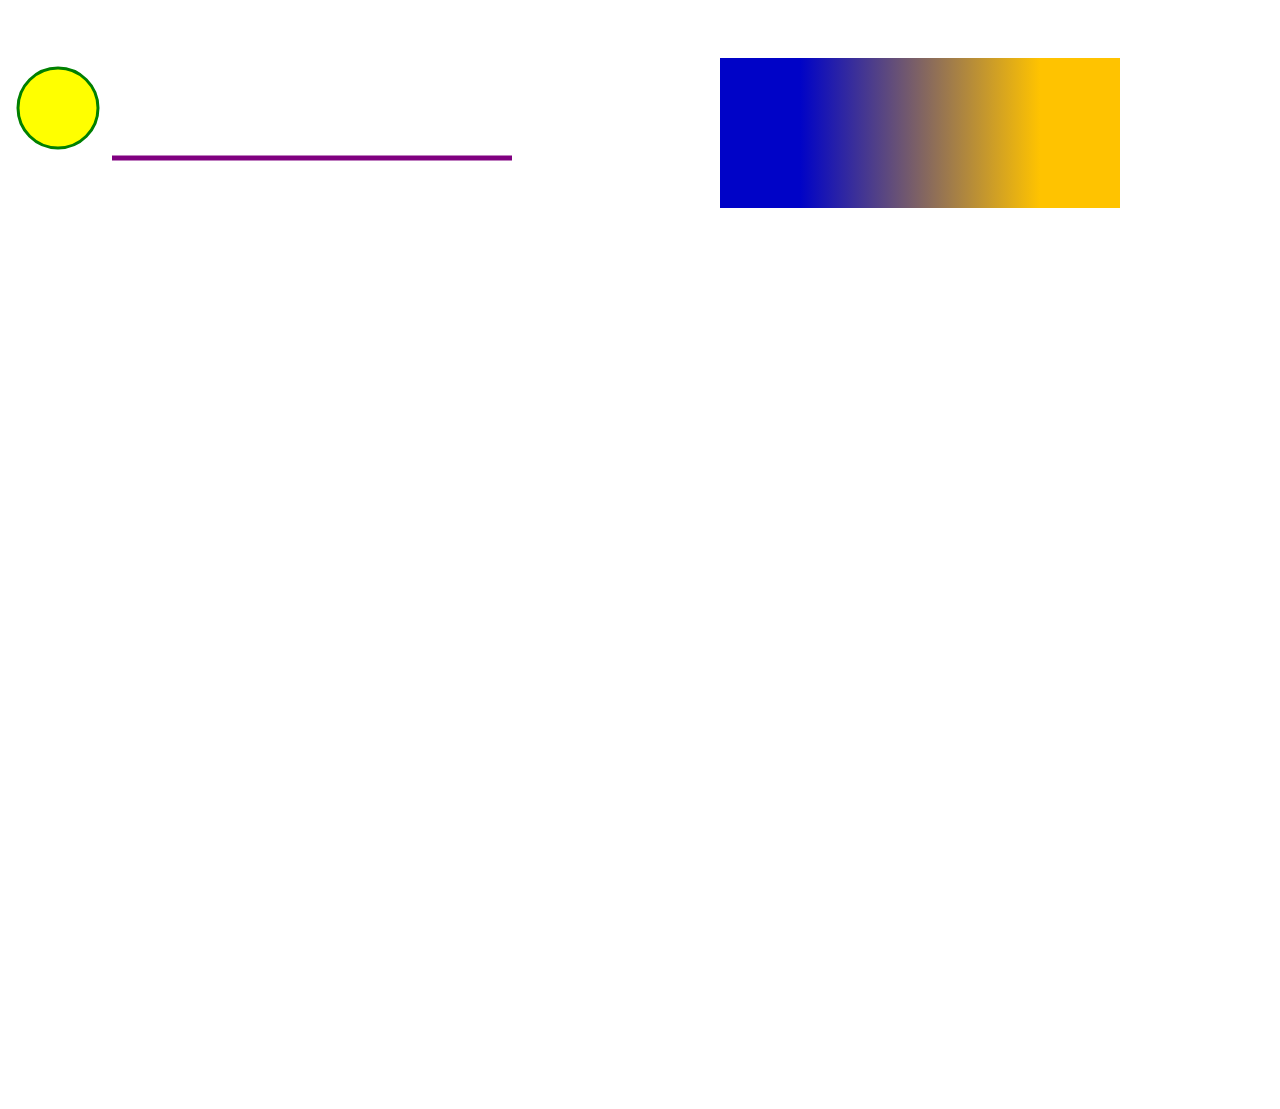
<file: infos.html>
<!DOCTYPE html>
<html lang="pt-br">

<head>
	<meta charset="UTF-8">
	<meta name="viewport" content="width=device-width, initial-scale=1.0">
	<title>SVG</title>
</head>

<body>
	<!--
		M = move até
		L = linha até
		H = linha horizontal até
		V = linha vertical até
		C = curva até
		S = curva suave até
		Q = curva de Bézier
		T = curva de Bézier suave
		A = arco elíptico
		Z = fecha path
	-->

	<svg width="100" hight="100">
		<!-- cx,cy = coordenada x,y; r = raio; stroke = borda; fill = preenchimento -->
		<circle cx="50" cy="50" r="40" stroke="green" stroke-width="3" fill="yellow" />
	</svg>

	<svg width="400" height="100">
		<line x1="0" y1="50" x2="400" y2="50" stroke="purple" stroke-width="5" />
	</svg>

	<svg width="200" height="200">
		<circle cx="200" cy="200" r="0" fill="red" />
	</svg>

	<svg height="150" width="400">
		<defs>
		  <linearGradient id="gradiente">
			<stop offset="20%" style="stop-color:#0003c7;stop-opacity:1" />
			<stop offset="80%" style="stop-color: #FFC300;stop-opacity:1" />
		  </linearGradient>
		</defs>
		<rect height="150" width="400" fill="url(#gradiente)" />
	   </svg>

	<!-- Importar um SVG em uma tag img perde muita interação -->
	<img src="/assets/vectors/praia-caiaques.svg" alt="">

</body>

</html>
</file>
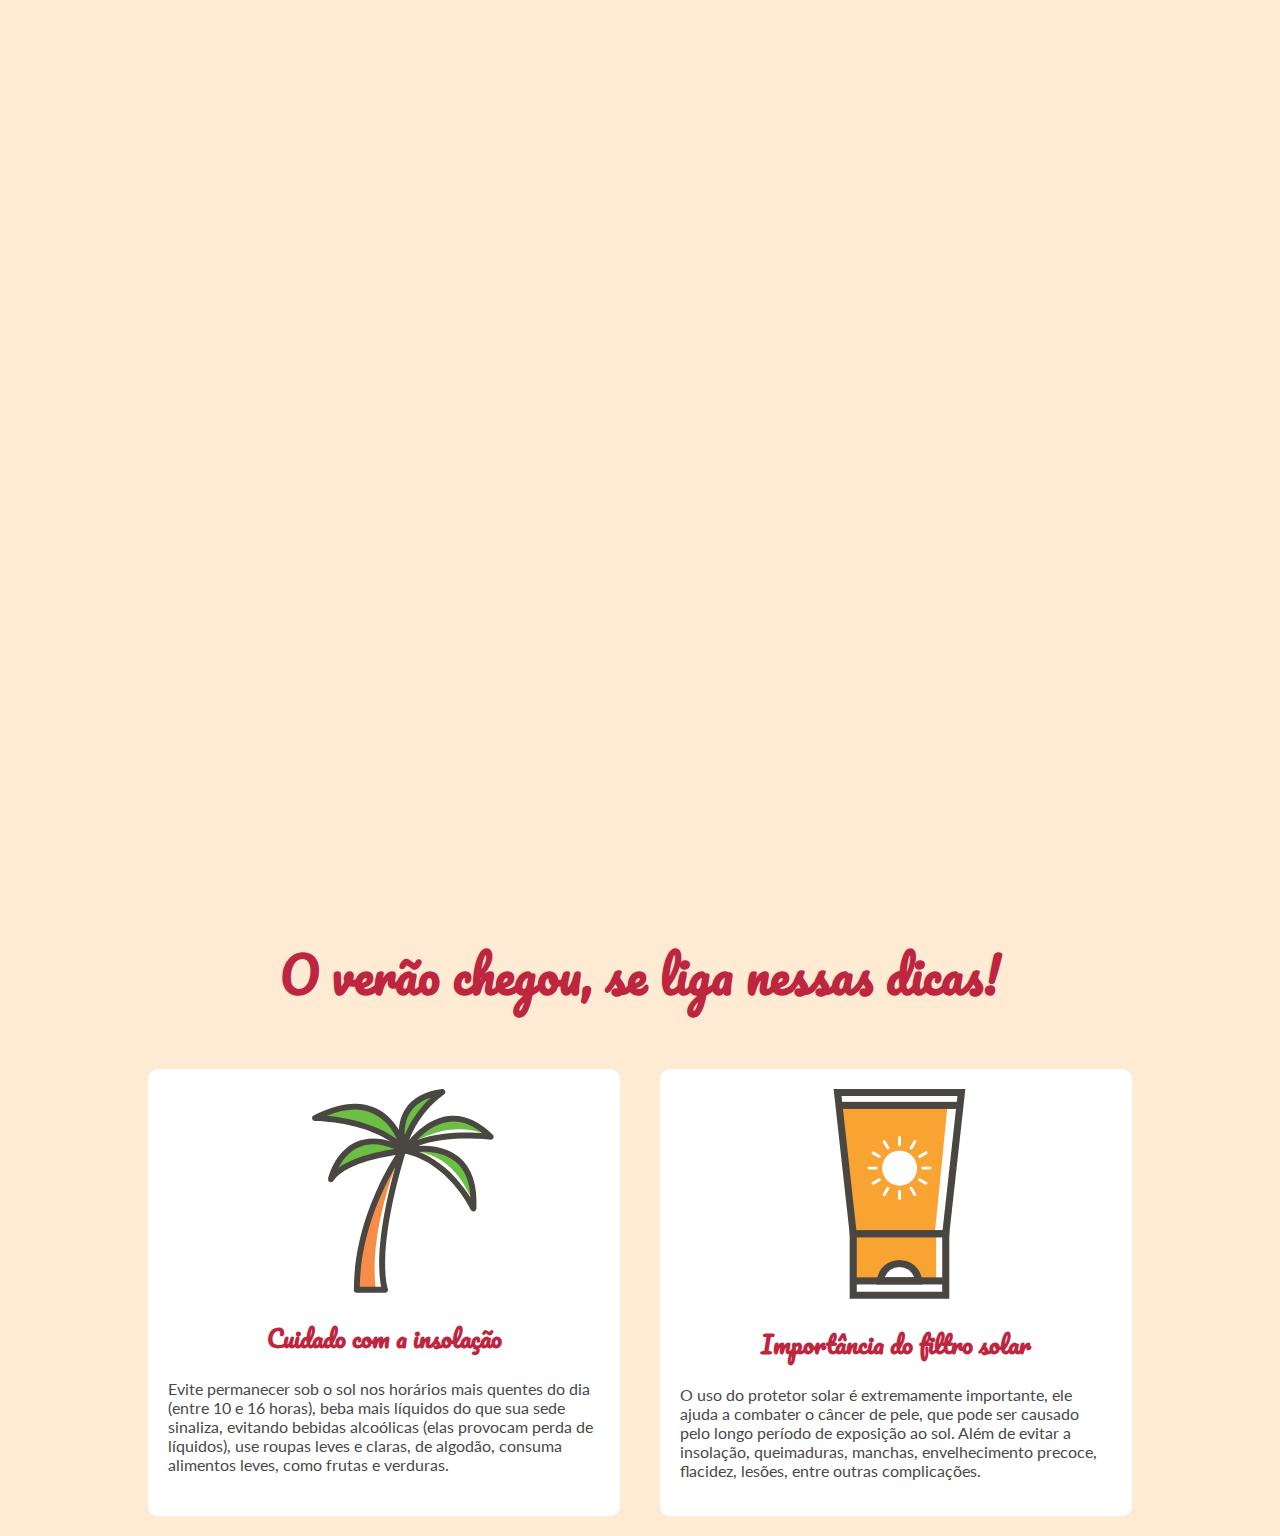
<file: sadad.html>
<!DOCTYPE html>
<html lang="pt-br">
<head>
    <meta charset="UTF-8">
    <meta name="viewport" content="width=device-width, initial-scale=1.0">
    <meta http-equiv="X-UA-Compatible" content="ie=edge">
    <title>Document</title>
    <link href="https://fonts.googleapis.com/css?family=Lato|Pacifico&display=swap" rel="stylesheet"> 
    <link rel="stylesheet" href="assets/style.css">
</head>
<body>
    <header class="container-header">
        <img src="assets/vectors/praia-caiaques.svg" alt="">
        <svg class="lett-header" xmlns="http://www.w3.org/2000/svg" viewBox="0 0 728.4 290.09">
        <title>lett-titulo</title>
        <g id="lettering">
          <g>
            <path d="M22.71,276.93a110.63,110.63,0,0,1-11.4-19.38,137.56,137.56,0,0,1-8-21.67A357.28,357.28,0,0,1,3,141.46,553.94,553.94,0,0,1,22.71,51.21q2.28-4.93,9.88-4.94a36.68,36.68,0,0,1,15.2,3.42,35.55,35.55,0,0,1,12.54,9.12c3.28,3.79,4,7.73,2.28,11.77a162.61,162.61,0,0,0-8.36,24.51q-4.19,15.39-8,34t-6.65,39Q36.77,188.39,35.44,207a277,277,0,0,0-.57,33.63q.75,15,4.56,23.76a508.66,508.66,0,0,0,32.68-49.6Q86.93,189.14,100,162.73t24.89-53.39q11.77-27,23.18-53.2,5.7-13.29,11.21-28.12A83.09,83.09,0,0,1,174,2.56c2.53-2.27,4.49-3,5.89-2.27s2.33,2.22,2.85,4.36a30.27,30.27,0,0,1,.76,6.85V17q-2.67,17.49-4.56,34.58a134.83,134.83,0,0,1-8,33.06q-9.89,25.08-20.33,49.78t-22.42,48.64q-12,23.94-25.84,46.55a431,431,0,0,1-30.21,43.13Q59.18,289.08,46.46,290T22.71,276.93Z"/>
            <path d="M373.25,177a37.63,37.63,0,0,0-2.09-10.83,31.91,31.91,0,0,0-5.51-9.88A20.13,20.13,0,0,0,356,150a37.21,37.21,0,0,0-22.61,5.13,99.77,99.77,0,0,0-20.52,16A178.1,178.1,0,0,0,295,192q-8.18,11.2-15,19.56,3-10.25,5.51-20.9t.95-18.24a7,7,0,0,0-3.42-4.56,10.86,10.86,0,0,0-6.08-1.32,13.37,13.37,0,0,0-6.27,1.9,7.49,7.49,0,0,0-3.61,4.75q-2.67,11.4-5.13,23.93c-.6,3-1.18,6.06-1.76,9.09-1.17,1.22-2.41,2.5-3.75,3.83q-3.79,3.42-9.5,8.75c-3.8,3.55-7.73,7.21-11.78,11S227,237.21,223,240.63s-7.73,6.27-11,8.56q-4.19,2.26-11,5.32a41.89,41.89,0,0,1-13.49,3.6q-6.65.57-10.83-2.28t-3-12.73q0-3.78,4.18-9.31A88.12,88.12,0,0,1,187.62,223q5.7-5.31,11.78-10.25t9.5-8q6.84-6.47,9.69-12.36A55.37,55.37,0,0,0,223,178.12q1.9-8.73-2.47-14.81a20.51,20.51,0,0,0-12.35-8q-15.58.39-27.17,8.74a68.28,68.28,0,0,0-19.19,21.48,108,108,0,0,0-11.4,28.69,103.74,103.74,0,0,0-3,30q0,19,11.21,27.36t28.69,7.22a57.44,57.44,0,0,0,19.19-6.64A116.65,116.65,0,0,0,224.29,260a168.65,168.65,0,0,0,16.34-15.4q7.78-8.34,14.63-16c.3-.34.6-.69.89-1q-1.8,9.62-3.74,18.52-2.46,11.4-5.13,20.52a15.05,15.05,0,0,0-.76,9.32,8.1,8.1,0,0,0,5.32,5.88,6.14,6.14,0,0,0,7.22-1.89q10.26-14.45,20.52-31.16t21.09-32.31a236.59,236.59,0,0,1,23-28.31A84.74,84.74,0,0,1,350.26,169a128.14,128.14,0,0,0-9.5,16,72.41,72.41,0,0,0-6.08,17.1,46.71,46.71,0,0,0-.57,17.29,38.78,38.78,0,0,0,7.41,16.92c1.26,1.52,3.42,2.65,6.46,3.42a31.81,31.81,0,0,0,9.12.94,15.76,15.76,0,0,0,7.22-1.71q2.65-1.5.38-4.56c-3.8-3.28-5.83-7-6.08-11.21a34.33,34.33,0,0,1,1.71-12.73,66.34,66.34,0,0,1,5.7-12.73q3.62-6.25,6.27-11.59A28.25,28.25,0,0,0,373.25,177ZM192,182.69q5.89-6.08,16.15-9.88a36.76,36.76,0,0,1-9.69,15.38,151.31,151.31,0,0,1-15,12.35Q186.1,188.78,192,182.69Z"/>
            <g>
              <path d="M426.26,125.12q3.8-3.42,7.6-7.22a69.1,69.1,0,0,1,8-6.84q5.7-4.92,9.69-1.71a57.24,57.24,0,0,1,8.36,8.74,91.46,91.46,0,0,0,9.69,10.45q5.31,5,14.06,3,19-3.78,25.08-24.7a6.58,6.58,0,0,0-.19-4.75q-1-1.69-4,.19-3.81,2.67-7.79,5.14A80.42,80.42,0,0,0,489,113c-3.55,2.29-6.53,3.23-8.93,2.85a14,14,0,0,1-6.84-3.23,45.57,45.57,0,0,1-6.46-6.64,56.75,56.75,0,0,0-7.79-7.8,15.47,15.47,0,0,0-10.07-3.6,20.49,20.49,0,0,0-10.07,3.23,43.55,43.55,0,0,0-5.89,4.75,64,64,0,0,0-7.41,8,36.41,36.41,0,0,0-5.13,8.54q-1.71,4.2,1.33,6.84A3.79,3.79,0,0,0,426.26,125.12Z"/>
              <path d="M653.5,191a93.77,93.77,0,0,0-11.21,3.23q-5.89,2.1-11.21,3.61-4.56,1.14-9.88,3a38.75,38.75,0,0,1-9.88,2.29c.25-1.52.63-3.81,1.14-6.85a43.81,43.81,0,0,0,.38-10.07,48.8,48.8,0,0,0-2.28-11.4,29.17,29.17,0,0,0-6.46-10.83,26.63,26.63,0,0,0-12.35-8.74,31.48,31.48,0,0,0-15.39-.76A39.44,39.44,0,0,0,553,165.77a92.45,92.45,0,0,0-16.53,21.09,30.69,30.69,0,0,0-3.42,8.37c-.73,2.89-1.45,5.67-2.18,8.33-.61.62-1.24,1.27-1.89,2-.6.24-1.15.49-1.63.73a4.85,4.85,0,0,0-1.52,1.32,6.08,6.08,0,0,0-.94,2.45l-1.34,1.54q-6.84,8-14.63,16.73t-15.77,16.52q-8,7.8-15.2,10.83-9.12,3.44-12.54.38t-2.28-12.92a52.48,52.48,0,0,1,5.51-14.81q4.37-8.35,7-14.45a13.72,13.72,0,0,0,.95-9.69,16.56,16.56,0,0,0-4.94-8,14.23,14.23,0,0,0-8.55-3.61q-5-.36-9.88,3.42-.39.39-5.13,6.65T436.9,217.07q-6.47,8.19-13.68,16.53a116.25,116.25,0,0,1-12.92,13.12c-3.8,3.17-6.59,4.55-8.36,4.17s-1.9-3.85-.38-10.45q1.51-6.06,7.6-18.05a198.93,198.93,0,0,1,14.44-23.93,146.26,146.26,0,0,1,17.48-20.9q9.12-8.92,16.34-8.94a8.44,8.44,0,0,1,5.51,1.71,13.28,13.28,0,0,1,3.23,3.8,19.81,19.81,0,0,1,1.71,4.18c.38,1.4.69,2.48.95,3.23.76,1.52,1.52,2.23,2.28,2.09a4.54,4.54,0,0,0,2.47-1.71,13.88,13.88,0,0,0,2.28-3.8q.94-2.28,1.71-4.56a15.49,15.49,0,0,0-1.14-11.21,23.45,23.45,0,0,0-7.6-8.54,26.55,26.55,0,0,0-11.59-4.37,33.19,33.19,0,0,0-12.73.56,58.32,58.32,0,0,0-31.16,17.48,121.19,121.19,0,0,0-21.28,31.16,174.39,174.39,0,0,0-8.36,21.67,195.84,195.84,0,0,0-5.32,20.9,50.64,50.64,0,0,0,.38,10.26c.51,4.31,1.9,7.59,4.18,9.88a44.82,44.82,0,0,0,7.22,5.88,21.56,21.56,0,0,0,8.36,3.24,27.18,27.18,0,0,0,11.59-.2,48.61,48.61,0,0,0,10.45-3.79,55.45,55.45,0,0,0,9.12-5.71c2.78-2.14,5.32-4.11,7.6-5.88a36.13,36.13,0,0,0,4.18,11.39,26.36,26.36,0,0,0,19,13.11,28.49,28.49,0,0,0,13.68-1.7,91.59,91.59,0,0,0,22.61-12.36,114.91,114.91,0,0,0,19-17.85c1.93-2.27,3.76-4.63,5.56-7,0,1.2.06,2.4.14,3.61a62.58,62.58,0,0,0,3.42,17.29c1.9,5.31,4.75,9.25,8.55,11.77a28.23,28.23,0,0,0,18.24,6.08q7.59,0,15.77-6.84A106.58,106.58,0,0,0,583,256a199.14,199.14,0,0,0,13.49-19.56q6.07-10.07,9.5-16.15a77.49,77.49,0,0,1,16.91-6.47A105.66,105.66,0,0,0,641,207.38c1.26-.76,3.09-2,5.51-3.8a54.84,54.84,0,0,0,6.46-5.51,14.91,14.91,0,0,0,3.61-4.94C657,191.75,656,191,653.5,191Zm-72.39,45.79a98.65,98.65,0,0,1-7.6,12.36A89.12,89.12,0,0,1,564.39,260c-3.18,3.17-6,5-8.55,5.5a26.12,26.12,0,0,1-3-8.36A76.36,76.36,0,0,1,551.28,246a83.24,83.24,0,0,1,0-11.39,37,37,0,0,1,1.52-8.94,82.64,82.64,0,0,0,16.34,1.52,160.84,160.84,0,0,0,16.34-.76A56.35,56.35,0,0,1,581.11,236.83Zm10.83-32.1a2.22,2.22,0,0,1-.76,1.52,2.18,2.18,0,0,1-1.52.75,57.65,57.65,0,0,0-7,.77,92.7,92.7,0,0,1-10.64.94,78.26,78.26,0,0,1-9.88-.19c-2.92-.24-4.37-1-4.37-2.27.25-2.79-.9-5.33-3.42-7.61a3.62,3.62,0,0,1-.76-2.66q4.17-6.45,8.74-12.54a41.67,41.67,0,0,1,12.16-10.63,14.54,14.54,0,0,1,8-1.52,9.94,9.94,0,0,1,6.84,3.42q5.31,5.32,5.51,14.06A38.72,38.72,0,0,1,591.94,204.73Z"/>
            </g>
          </g>
        </g>
        <g id="exclamacao">
          <path d="M659.58,265.52q-5.7.78-9.7-4a21.75,21.75,0,0,1-4.93-11A25.17,25.17,0,0,1,646.28,238a14.84,14.84,0,0,1,9.11-8.94q8.36-2.64,13.12,2.28a20.3,20.3,0,0,1,5.5,12.35,24.63,24.63,0,0,1-2.84,14.26A13.8,13.8,0,0,1,659.58,265.52ZM708.21,42.84a9.08,9.08,0,0,1,6.66-2.65,16.82,16.82,0,0,1,7.22,1.52,11.94,11.94,0,0,1,5.12,4.56A8,8,0,0,1,728,53.1q-1.51,5.7-4.93,16.53t-8.17,24.51q-4.77,13.69-10.26,29.07t-11.22,30.4q-5.7,15-11.21,28.5t-9.68,23c-1,2.28-2.42,3.18-4.18,2.67a5.71,5.71,0,0,1-3.81-3.81,119.93,119.93,0,0,1-1.89-24.69,182.33,182.33,0,0,1,2.27-23.56q1.9-10.64,6.28-27.37t10.25-33.82A282.57,282.57,0,0,1,694.34,63Q701.38,48.55,708.21,42.84Z"/>
        </g>
        </svg>
    </header>

    <section id="section-dicas" class="section-dicas">
      <h1>O verão chegou, se liga nessas dicas!</h1>

      <div class="container-cards">
        <article class="card card-esq">
          <svg id="coqueiro" xmlns="http://www.w3.org/2000/svg" viewBox="-400 0 1200 565.85"><title>coqueiro</title><g id="_Group_" data-name="&lt;Group&gt;"><path id="_Path_" data-name="&lt;Path&gt;" d="M265,170.35S367.54,7.18,499,137.48C499,137.48,345.63,117.92,265,170.35Z" transform="translate(-2.48 -4.85)" fill="#6dbe45"/><path id="_Path_2" data-name="&lt;Path&gt;" d="M269,164.61c-.62.87-1.18,1.66-1.66,2.35.08.44.18,1,.31,1.77C348.85,118.34,499,137.48,499,137.48l-1.82-1.78c-2.14-1-4.31-2.12-6.61-3.07C379.66,86.85,283,153.25,269,164.61Z" transform="translate(-2.48 -4.85)" fill="#fff"/><path id="_Path_3" data-name="&lt;Path&gt;" d="M260.72,176.22S98.13,190.9,55.28,255.46C55.28,255.46,94,87.4,260.72,176.22Z" transform="translate(-2.48 -4.85)" fill="#6dbe45"/><path id="_Path_4" data-name="&lt;Path&gt;" d="M257.19,170.35S212.59-19.82,10.68,85.83C10.68,85.83,170.33,84.66,257.19,170.35Z" transform="translate(-2.48 -4.85)" fill="#6dbe45"/><path id="_Path_5" data-name="&lt;Path&gt;" d="M260.72,176.22s201.9-51.65,190.17,160.83C450.89,337.05,387.1,201.66,260.72,176.22Z" transform="translate(-2.48 -4.85)" fill="#6dbe45"/><path id="_Path_6" data-name="&lt;Path&gt;" d="M299,179.33c-25.7.66-38.31-3.11-38.31-3.11C387.1,201.66,450.89,337.05,450.89,337.05c.52-9.59-6.7-23.46-7-32C428.7,277.55,392.87,195.27,299,179.33Z" transform="translate(-2.48 -4.85)" fill="#fff"/><path id="_Path_7" data-name="&lt;Path&gt;" d="M257.19,170.35S214.93,32.62,364.41,13.05C364.41,13.05,280.67,68.62,257.19,170.35Z" transform="translate(-2.48 -4.85)" fill="#6dbe45"/><path id="_Path_8" data-name="&lt;Path&gt;" d="M257.19,170.35S127,344.17,127,562.51h78.54S167.29,464.89,257.19,170.35Z" transform="translate(-2.48 -4.85)" fill="#f68e49"/><path id="_Path_9" data-name="&lt;Path&gt;" d="M257.19,170.35s-3.71,5-9.88,14.25c-94.84,239.66-66.95,377.91-66.95,377.91h25.18S167.29,464.89,257.19,170.35Z" transform="translate(-2.48 -4.85)" fill="#fff"/><path id="_Compound_Path_" data-name="&lt;Compound Path&gt;" d="M55.28,263.66a8,8,0,0,1-3.23-.67,8.18,8.18,0,0,1-4.75-9.37c.69-3,17.76-74.43,77.18-101.49,38.81-17.67,85.94-12,140.09,16.86a8.2,8.2,0,0,1-3.12,15.4c-1.58.14-159.16,15.07-199.33,75.6A8.21,8.21,0,0,1,55.28,263.66ZM172.16,158.51a97.46,97.46,0,0,0-40.88,8.55c-27.2,12.38-44.49,36.23-54.83,56.3C121,192.1,192.33,177.57,231.74,171.61Q199.58,158.53,172.16,158.51Z" transform="translate(-2.48 -4.85)" fill="#4a4742"/><path id="_Compound_Path_2" data-name="&lt;Compound Path&gt;" d="M257.2,178.55a8.23,8.23,0,0,1-5.77-2.36C168,93.84,12.29,94.06,10.74,94A8.19,8.19,0,0,1,6.88,78.57c67.3-35.22,125.16-42.22,172-20.81,66.87,30.6,85.58,107.46,86.35,110.72a8.2,8.2,0,0,1-8,10.07ZM43.91,79.31A525.18,525.18,0,0,1,103,87.93c39.63,8.13,92.42,24.27,135.72,56-10.91-23.36-31.48-55.21-66.84-71.34C136.71,56.57,93.76,58.84,43.91,79.31Z" transform="translate(-2.48 -4.85)" fill="#4a4742"/><path id="_Compound_Path_3" data-name="&lt;Compound Path&gt;" d="M265,178.55A8.19,8.19,0,0,1,258.08,166c2-3.18,49.73-77.9,123.68-86.4,41.91-4.8,83.3,12.7,123,52.07a8.2,8.2,0,0,1-6.81,14c-1.51-.19-151.37-18.56-228.49,31.61A8.17,8.17,0,0,1,265,178.55ZM395.18,95.22a101.33,101.33,0,0,0-11.54.66c-38.26,4.4-69.43,29.79-89,50.58,61.78-23.56,140.79-22.11,180.49-19.4C448.7,105.89,421.92,95.22,395.18,95.22Z" transform="translate(-2.48 -4.85)" fill="#4a4742"/><path id="_Compound_Path_4" data-name="&lt;Compound Path&gt;" d="M450.88,345.24a8.2,8.2,0,0,1-7.41-4.7c-.16-.33-16-33.59-46.8-69.38-28.07-32.66-74.73-74.25-137.57-86.9a8.2,8.2,0,0,1-.42-16A231.18,231.18,0,0,1,311,162.5h1.07c40.08.18,74.23,10.94,98.77,31.1,35.67,29.3,51.91,77.72,48.25,143.9a8.19,8.19,0,0,1-6.61,7.59A7.75,7.75,0,0,1,450.88,345.24Zm-151.4-166c39.76,15.73,77.23,43.45,109.94,81.6a388.61,388.61,0,0,1,33.42,45.34c-2.32-45.1-16.54-78.63-42.43-99.9C369.93,181.23,328.81,177.71,299.48,179.23Z" transform="translate(-2.48 -4.85)" fill="#4a4742"/><path id="_Compound_Path_5" data-name="&lt;Compound Path&gt;" d="M257.19,178.55a8.2,8.2,0,0,1-7.84-5.79c-.78-2.57-19-63.57,12.52-112.53,19.58-30.45,53.72-49.06,101.47-55.31a8.2,8.2,0,0,1,5.6,15c-.8.54-81.33,55.13-103.76,152.32a8.2,8.2,0,0,1-7.7,6.35ZM332.78,28.27C307,36.5,287.89,50.13,275.72,69c-13.54,21-16.34,45.28-15.7,64.53C279.16,84.55,310.33,49.14,332.78,28.27Z" transform="translate(-2.48 -4.85)" fill="#4a4742"/><path id="_Compound_Path_6" data-name="&lt;Compound Path&gt;" d="M205.54,570.71H127a8.21,8.21,0,0,1-8.2-8.2c0-114.27,35.81-216.09,65.85-281.38,32.54-70.73,64.63-113.89,66-115.69A8.2,8.2,0,0,1,265,172.75C239.79,255.45,209,375,205.91,475c-1.87,59.75,7.19,84.36,7.28,84.6a8.23,8.23,0,0,1-7.65,11.16Zm-70.27-16.4h59.5C188,523.77,177,427.77,233.51,222.48c-10.32,17.77-22.26,40-34.15,65.9C170.82,350.53,136.92,446.5,135.27,554.31Z" transform="translate(-2.48 -4.85)" fill="#4a4742"/></g>
          </svg>
          <h2>Cuidado com a insolação</h2>
          <p>Evite permanecer sob o sol nos horários mais quentes do dia (entre 10 e 16 horas), beba mais líquidos do que sua sede sinaliza, evitando bebidas alcoólicas (elas provocam perda de líquidos), use roupas leves e claras, de algodão, consuma alimentos leves, como frutas e verduras.</p>
        </article>
        <article class="card card-dir">
          <svg id="filtro" xmlns="http://www.w3.org/2000/svg" viewBox="-320 0 900 437.19"><title>filtro</title><g id="_Group_" data-name="&lt;Group&gt;"><g id="_Group_2" data-name="&lt;Group&gt;"><rect id="_Rectangle_" data-name="&lt;Rectangle&gt;" x="40.88" y="301.73" width="172.75" height="128.07" fill="#f9a333"/></g><rect id="_Rectangle_2" data-name="&lt;Rectangle&gt;" x="40.88" y="396.14" width="192.77" height="33.66" fill="#fff"/><polygon id="_Path_" data-name="&lt;Path&gt;" points="233.65 301.73 40.88 301.73 8.26 7.39 266.27 7.39 233.65 301.73" fill="#fff"/><polygon id="_Path_2" data-name="&lt;Path&gt;" points="210.81 301.73 37.57 301.73 8.26 7.39 240.13 7.39 210.81 301.73" fill="#f9a333"/><polygon id="_Path_3" data-name="&lt;Path&gt;" points="263.74 30.25 266.27 7.39 8.26 7.39 10.79 30.25 263.74 30.25" fill="#fff"/><line id="_Path_4" data-name="&lt;Path&gt;" x1="41.17" y1="399.83" x2="233.36" y2="399.83" fill="#f68e49"/><path id="_Path_5" data-name="&lt;Path&gt;" d="M178.91,402.56a40.1,40.1,0,0,0-79.85,0Z" transform="translate(-1.72 -2.81)" fill="#fff"/><line id="_Path_6" data-name="&lt;Path&gt;" x1="12.93" y1="34.15" x2="264.66" y2="34.15" fill="#f68e49"/><path id="_Compound_Path_" data-name="&lt;Compound Path&gt;" d="M242.76,440H35.21V297.15H242.76ZM50,425.22H228V311.93H50Z" transform="translate(-1.72 -2.81)" fill="#4a4742"/><path id="_Compound_Path_2" data-name="&lt;Compound Path&gt;" d="M242,311.93H36L1.72,2.81H276.25ZM49.22,297.15H228.75l31-279.56H18.23Z" transform="translate(-1.72 -2.81)" fill="#4a4742"/><rect id="_Path_7" data-name="&lt;Path&gt;" x="41.17" y="392.44" width="192.19" height="14.78" fill="#4a4742"/><path id="_Compound_Path_3" data-name="&lt;Compound Path&gt;" d="M187,410H91l.74-8.07a47.49,47.49,0,0,1,94.57,0ZM108.2,395.17h61.57a32.74,32.74,0,0,0-61.57,0Z" transform="translate(-1.72 -2.81)" fill="#4a4742"/><rect id="_Path_8" data-name="&lt;Path&gt;" x="12.94" y="26.76" width="251.72" height="14.78" fill="#4a4742"/><circle id="_Path_9" data-name="&lt;Path&gt;" cx="137.5" cy="164.88" r="36.45" fill="#fff"/><g id="_Group_3" data-name="&lt;Group&gt;"><path id="_Path_10" data-name="&lt;Path&gt;" d="M139.05,122.28A3.07,3.07,0,0,1,136,119.2V104.06a3.08,3.08,0,1,1,6.15,0V119.2A3.07,3.07,0,0,1,139.05,122.28Z" transform="translate(-1.72 -2.81)" fill="#fffefd"/><path id="_Path_11" data-name="&lt;Path&gt;" d="M139.05,234.25a3.07,3.07,0,0,1-3.08-3.08V216a3.08,3.08,0,1,1,6.15,0v15.13A3.07,3.07,0,0,1,139.05,234.25Z" transform="translate(-1.72 -2.81)" fill="#fffefd"/></g><g id="_Group_4" data-name="&lt;Group&gt;"><path id="_Path_12" data-name="&lt;Path&gt;" d="M114.84,128.76a3.07,3.07,0,0,1-2.67-1.54l-7.57-13.1a3.08,3.08,0,0,1,5.34-3.08l7.56,13.1a3.08,3.08,0,0,1-1.13,4.21A3,3,0,0,1,114.84,128.76Z" transform="translate(-1.72 -2.81)" fill="#fffefd"/><path id="_Path_13" data-name="&lt;Path&gt;" d="M170.83,225.74a3.09,3.09,0,0,1-2.67-1.54l-7.57-13.11a3.08,3.08,0,0,1,5.33-3.08l7.57,13.11a3.08,3.08,0,0,1-1.13,4.2A3,3,0,0,1,170.83,225.74Z" transform="translate(-1.72 -2.81)" fill="#fffefd"/></g><g id="_Group_5" data-name="&lt;Group&gt;"><path id="_Path_14" data-name="&lt;Path&gt;" d="M97.11,146.49a3.11,3.11,0,0,1-1.54-.42l-13.1-7.56a3.08,3.08,0,1,1,3.08-5.34l13.1,7.57a3.08,3.08,0,0,1-1.54,5.75Z" transform="translate(-1.72 -2.81)" fill="#fffefd"/><path id="_Path_15" data-name="&lt;Path&gt;" d="M194.08,202.47a3.09,3.09,0,0,1-1.54-.41l-13.1-7.56a3.08,3.08,0,0,1,3.08-5.34l13.1,7.57a3.08,3.08,0,0,1-1.54,5.74Z" transform="translate(-1.72 -2.81)" fill="#fffefd"/></g><g id="_Group_6" data-name="&lt;Group&gt;"><path id="_Path_16" data-name="&lt;Path&gt;" d="M90.62,170.7H75.49a3.08,3.08,0,0,1,0-6.16H90.62a3.08,3.08,0,0,1,0,6.16Z" transform="translate(-1.72 -2.81)" fill="#fffefd"/><path id="_Path_17" data-name="&lt;Path&gt;" d="M202.6,170.7H187.47a3.08,3.08,0,0,1,0-6.16H202.6a3.08,3.08,0,1,1,0,6.16Z" transform="translate(-1.72 -2.81)" fill="#fffefd"/></g><g id="_Group_7" data-name="&lt;Group&gt;"><path id="_Path_18" data-name="&lt;Path&gt;" d="M84,202.47a3.08,3.08,0,0,1-1.54-5.74l13.1-7.57a3.08,3.08,0,0,1,3.08,5.34l-13.1,7.56A3.09,3.09,0,0,1,84,202.47Z" transform="translate(-1.72 -2.81)" fill="#fffefd"/><path id="_Path_19" data-name="&lt;Path&gt;" d="M181,146.49a3.08,3.08,0,0,1-1.54-5.75l13.1-7.57a3.08,3.08,0,0,1,3.08,5.34l-13.1,7.56A3.11,3.11,0,0,1,181,146.49Z" transform="translate(-1.72 -2.81)" fill="#fffefd"/></g><g id="_Group_8" data-name="&lt;Group&gt;"><path id="_Path_20" data-name="&lt;Path&gt;" d="M107.27,225.74a3.09,3.09,0,0,1-2.67-4.62L112.17,208a3.08,3.08,0,0,1,5.33,3.08l-7.56,13.11A3.1,3.1,0,0,1,107.27,225.74Z" transform="translate(-1.72 -2.81)" fill="#fffefd"/><path id="_Path_21" data-name="&lt;Path&gt;" d="M163.25,128.76a3,3,0,0,1-1.53-.41,3.08,3.08,0,0,1-1.13-4.21l7.57-13.1a3.08,3.08,0,1,1,5.33,3.08l-7.57,13.1A3.07,3.07,0,0,1,163.25,128.76Z" transform="translate(-1.72 -2.81)" fill="#fffefd"/></g></g>
          </svg>
          <h2>Importância do filtro solar</h2>
          <p>O uso do protetor solar é extremamente importante, ele ajuda a combater o câncer de pele, que pode ser causado pelo longo período de exposição ao sol. Além de evitar a insolação, queimaduras, manchas, envelhecimento precoce, flacidez, lesões, entre outras complicações.</p>
        </article>
      </div>

    </section>
</body>
</html>
</file>
<file: assets/style.css>
body
{
	margin: 0;
	background-color: #FFEAD4;
	overflow-x: hidden;
}

.container-header
{
	width: 100vw;
}

.lett-header
{
	position: absolute;
	left: 50%;
	transform: translate(-50%);
	width: 80%;
	margin-top: 10%;
	fill: transparent;
	animation: lett-preenchimento 0.7s ease-in-out forwards 5.0s;
}

.lett-header path
{
	stroke-width: 2px;
	stroke: #BE253F;
	stroke-dasharray: 3000;
	stroke-dashoffset: 3000;
	animation: lett-tracado 5.0s ease-in-out forwards 2.0s;
}

h1, h2
{
	font-family: 'Pacifico', cursive;
	color: #BE253F;
	text-align: center;
}

h1
{
	font-size: 3em;
}

h2
{
	font-size: 1.5em;
}

p
{
	font-family: 'Lato', sans-serif;
	color: #484848;
	font-size: 1em;
}

.container-cards
{
	width: 80%;
	margin: auto;
	display: flex;
}

.card
{
	background-color: white;
	border-radius: 10px;
	width: 50%;
	padding: 20px;
	margin: 20px;
}

.lett-footer
{
	width: 60%;
	fill: #e8edeac1;
	opacity: 0.7;
	position: absolute;
	left: 20%;
	margin-top: 20%;
}

.container-footer
{
	position: relative;
}

.footer-infos
{
	text-align: center;
}

/* Título 'Verão */
@keyframes lett-preenchimento
{
	to
	{
		fill: #BE253F;
	}
}

/* Título traçado */
@keyframes lett-tracado
{
	to
	{
		stroke-dashoffset: 0;
	}
}
</file>
